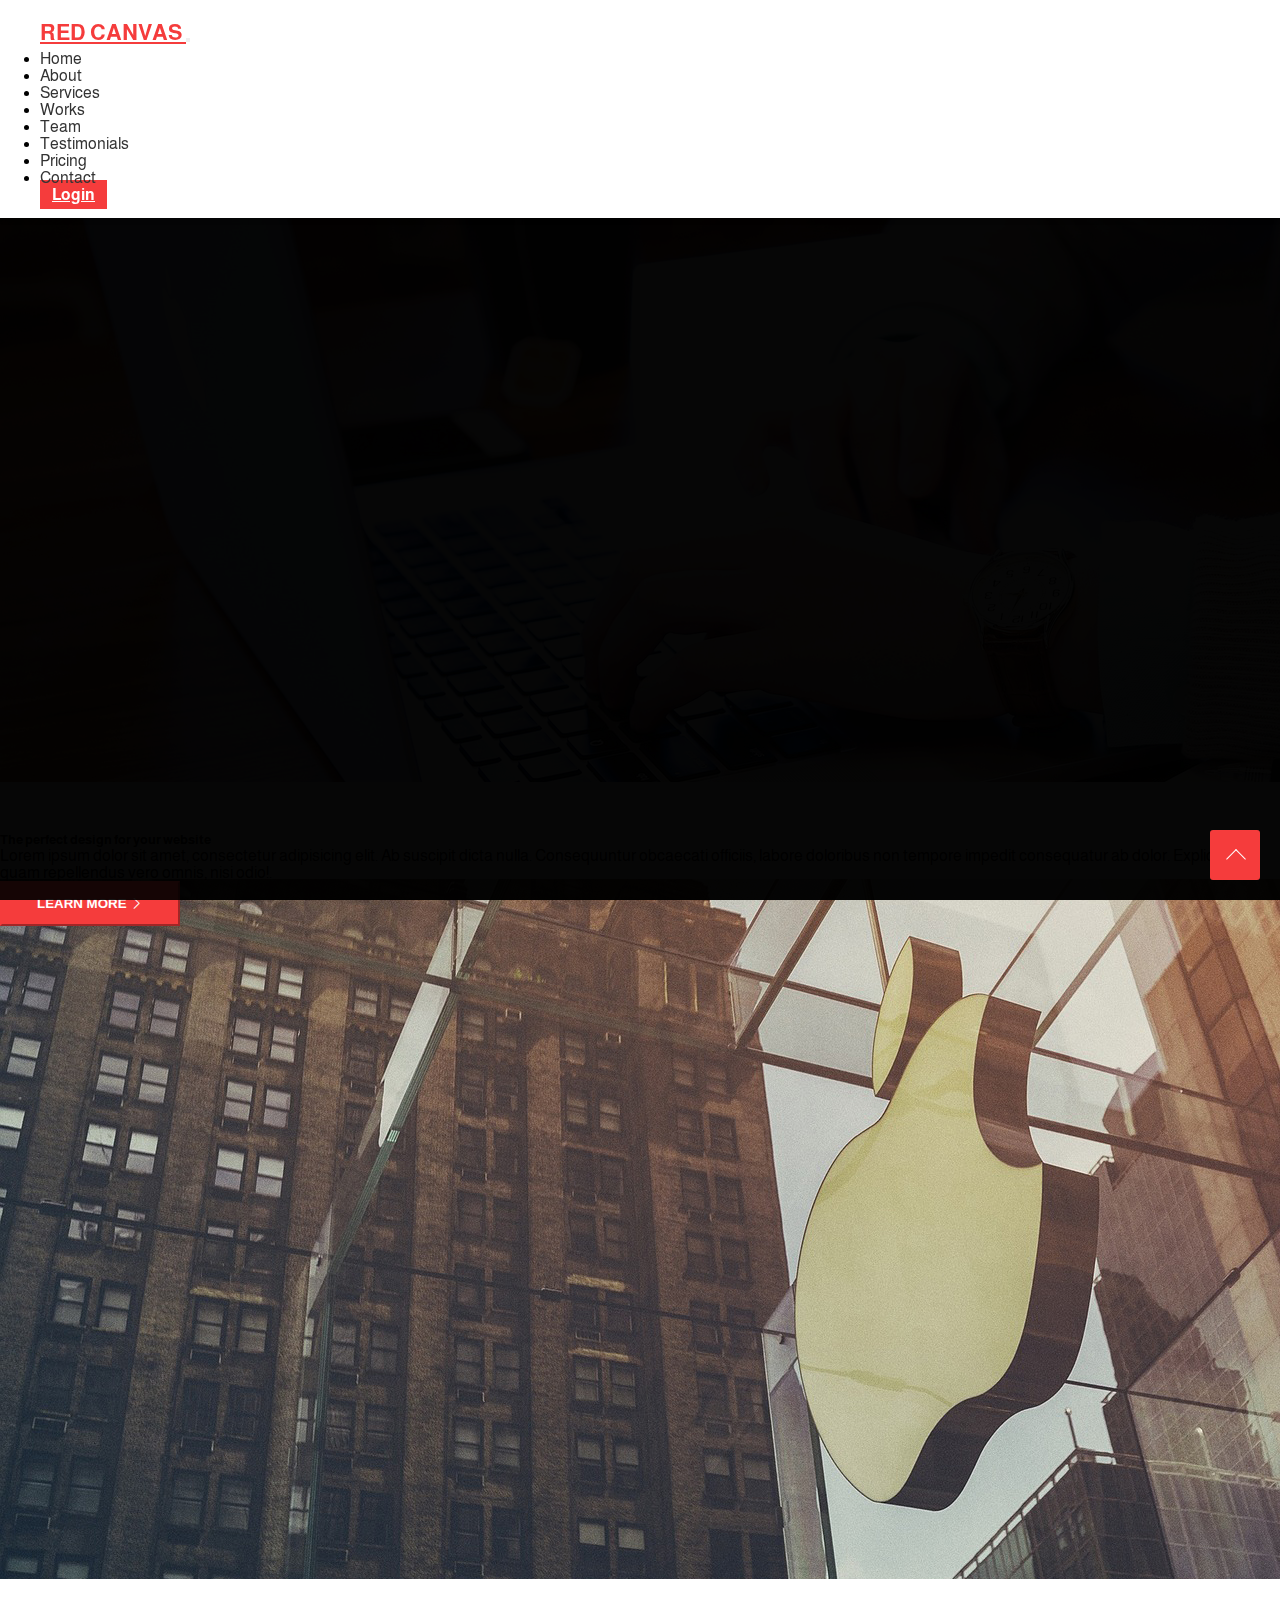
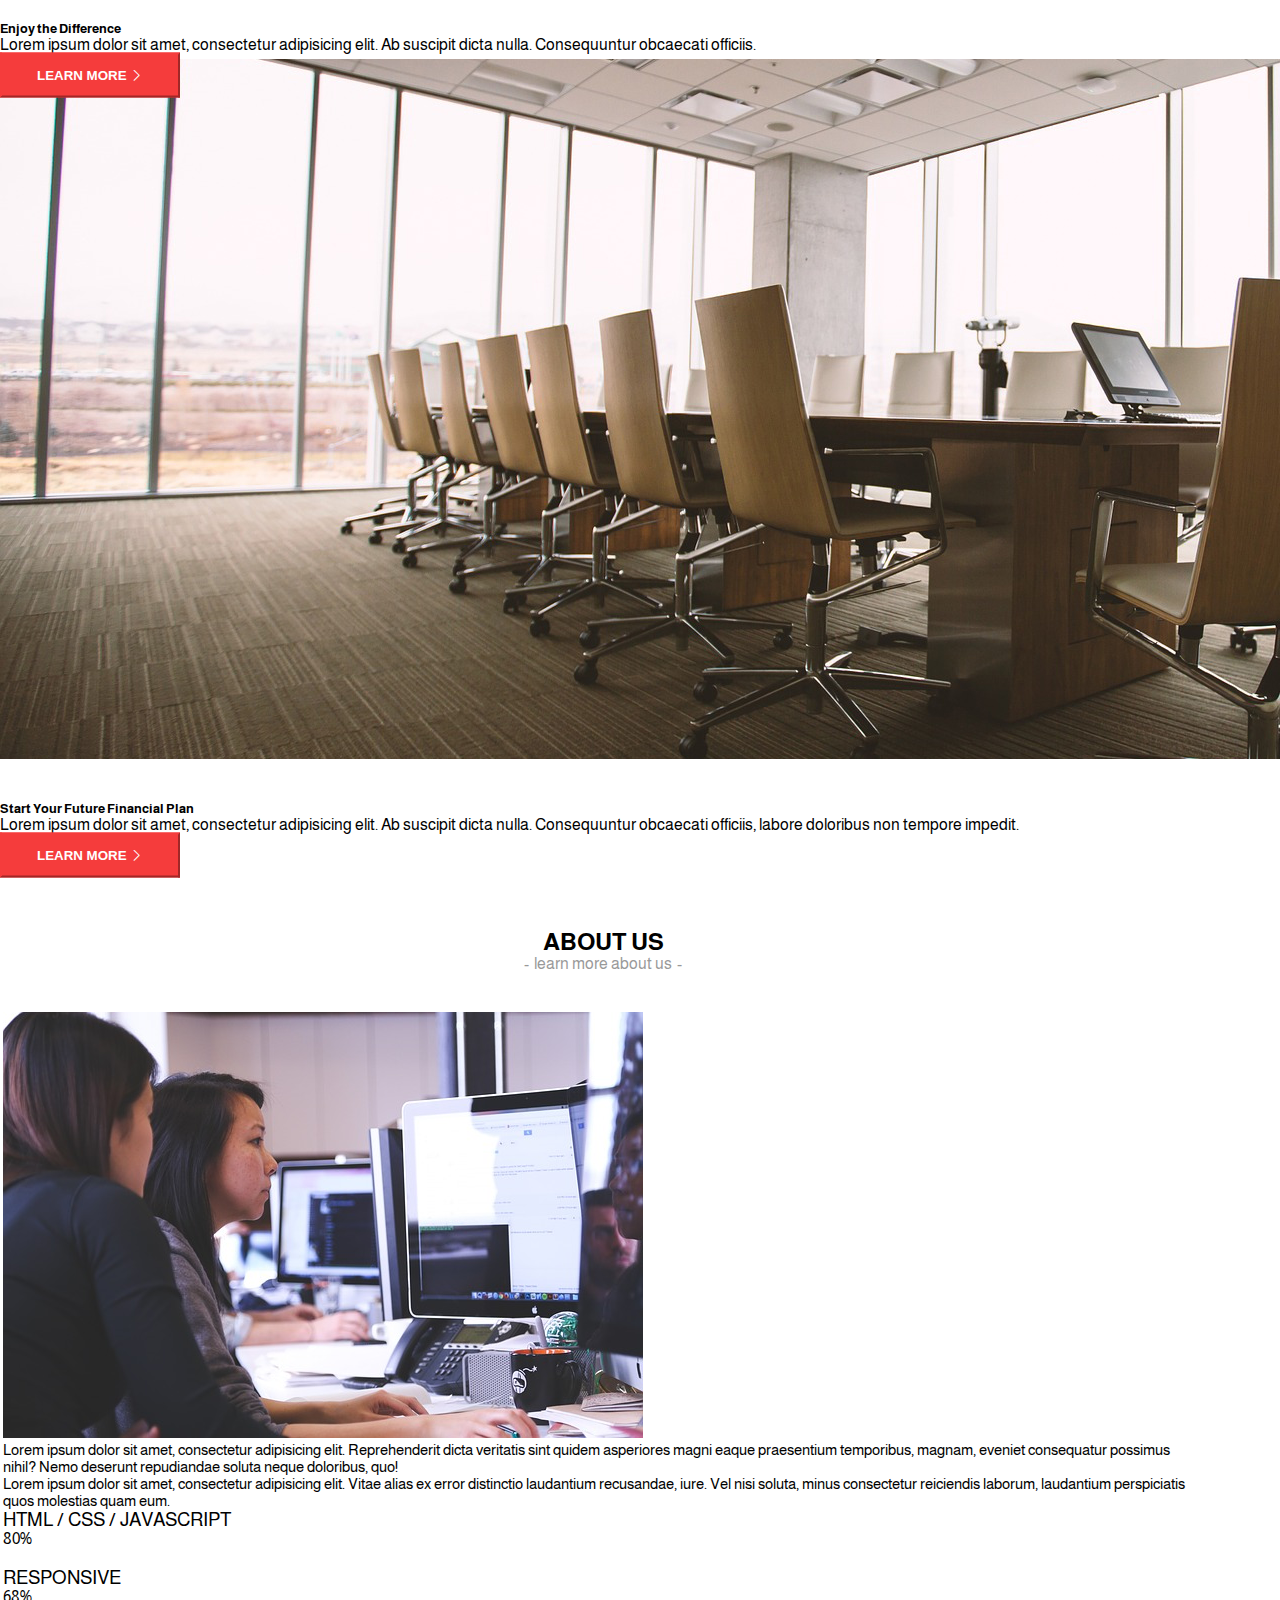
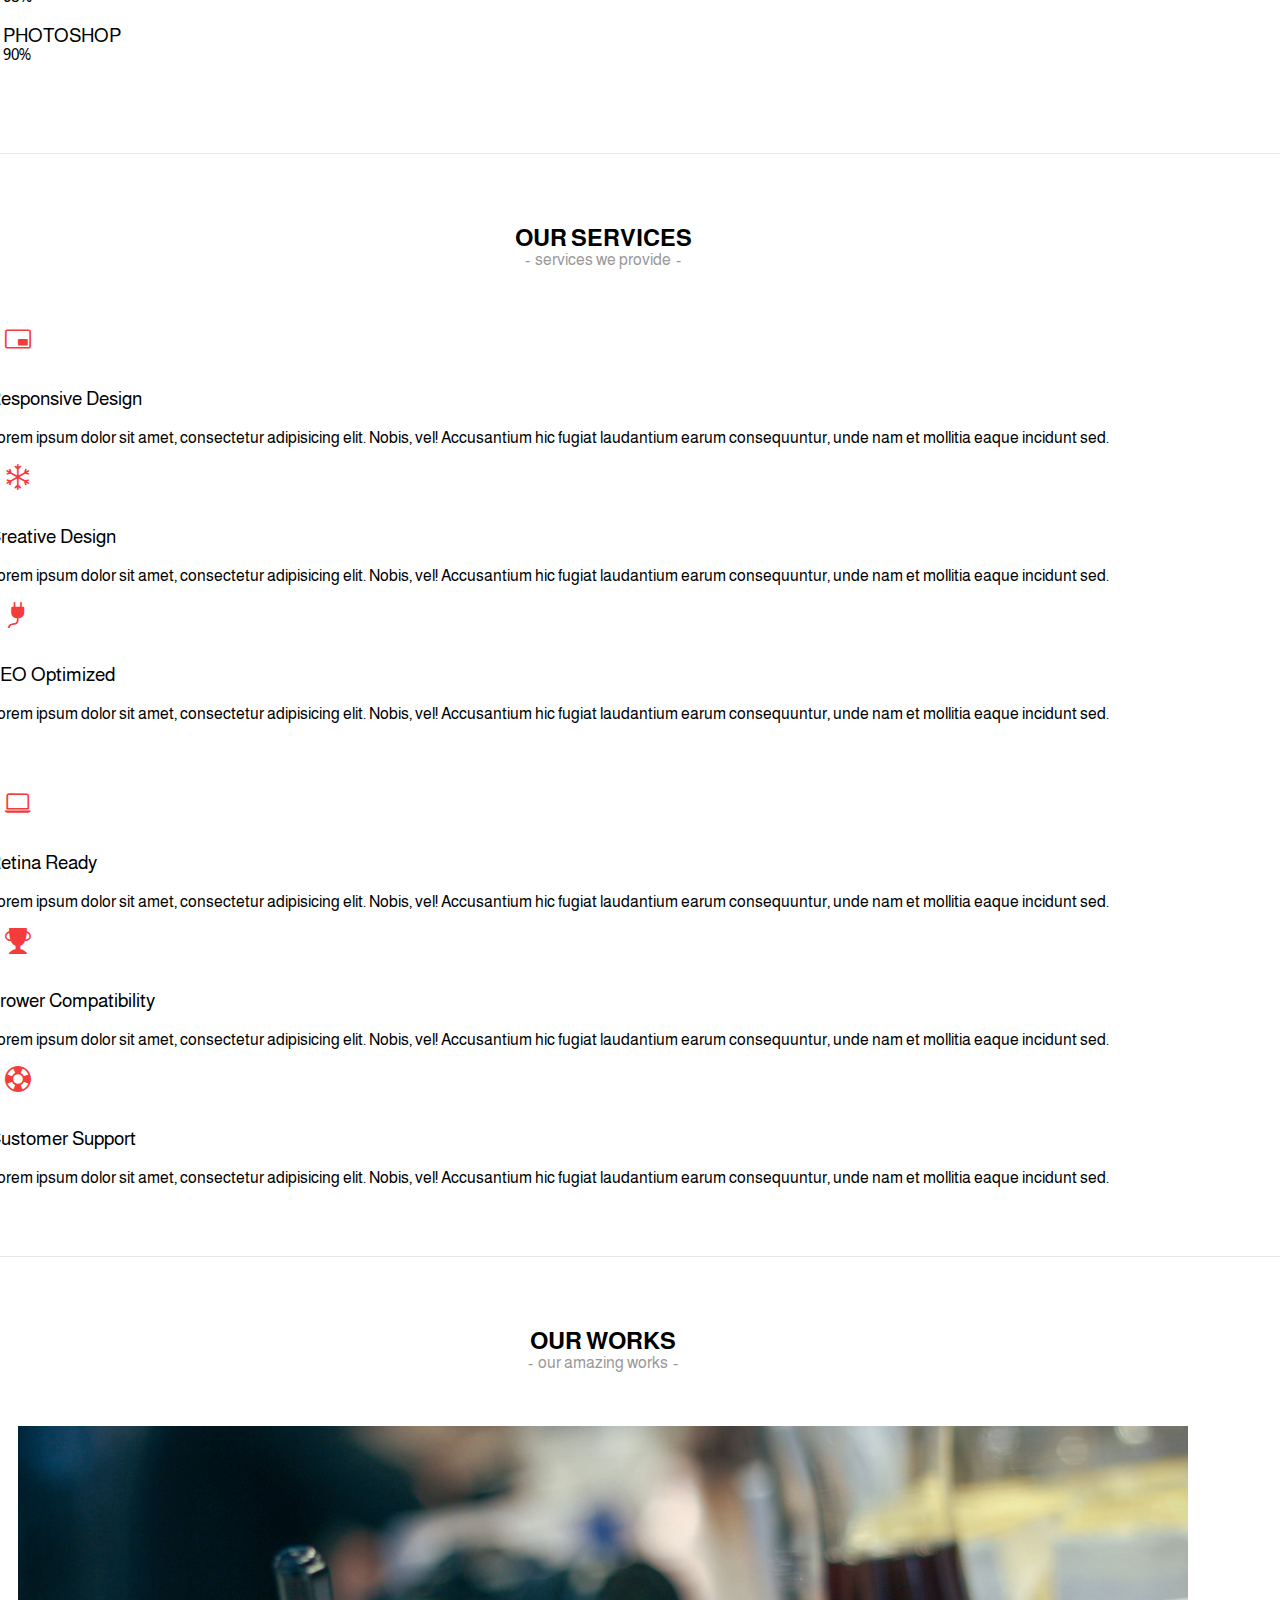
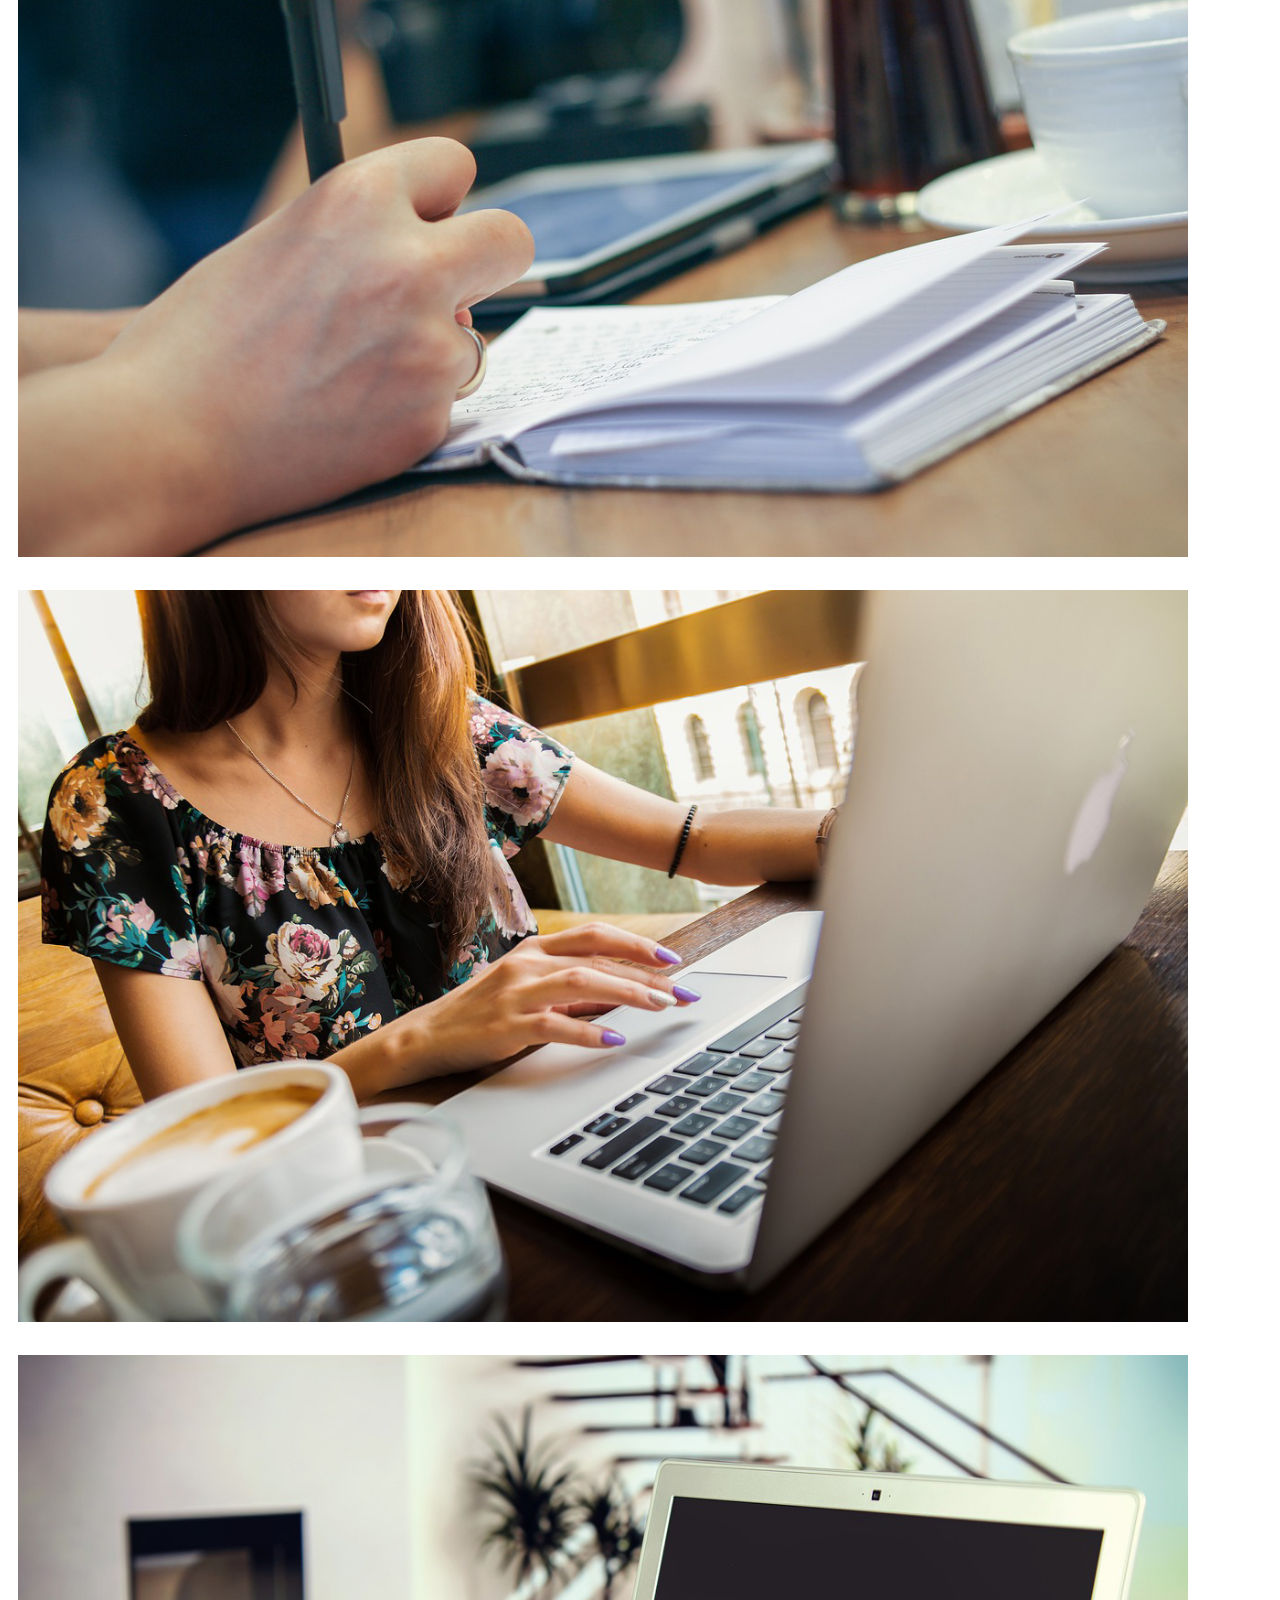
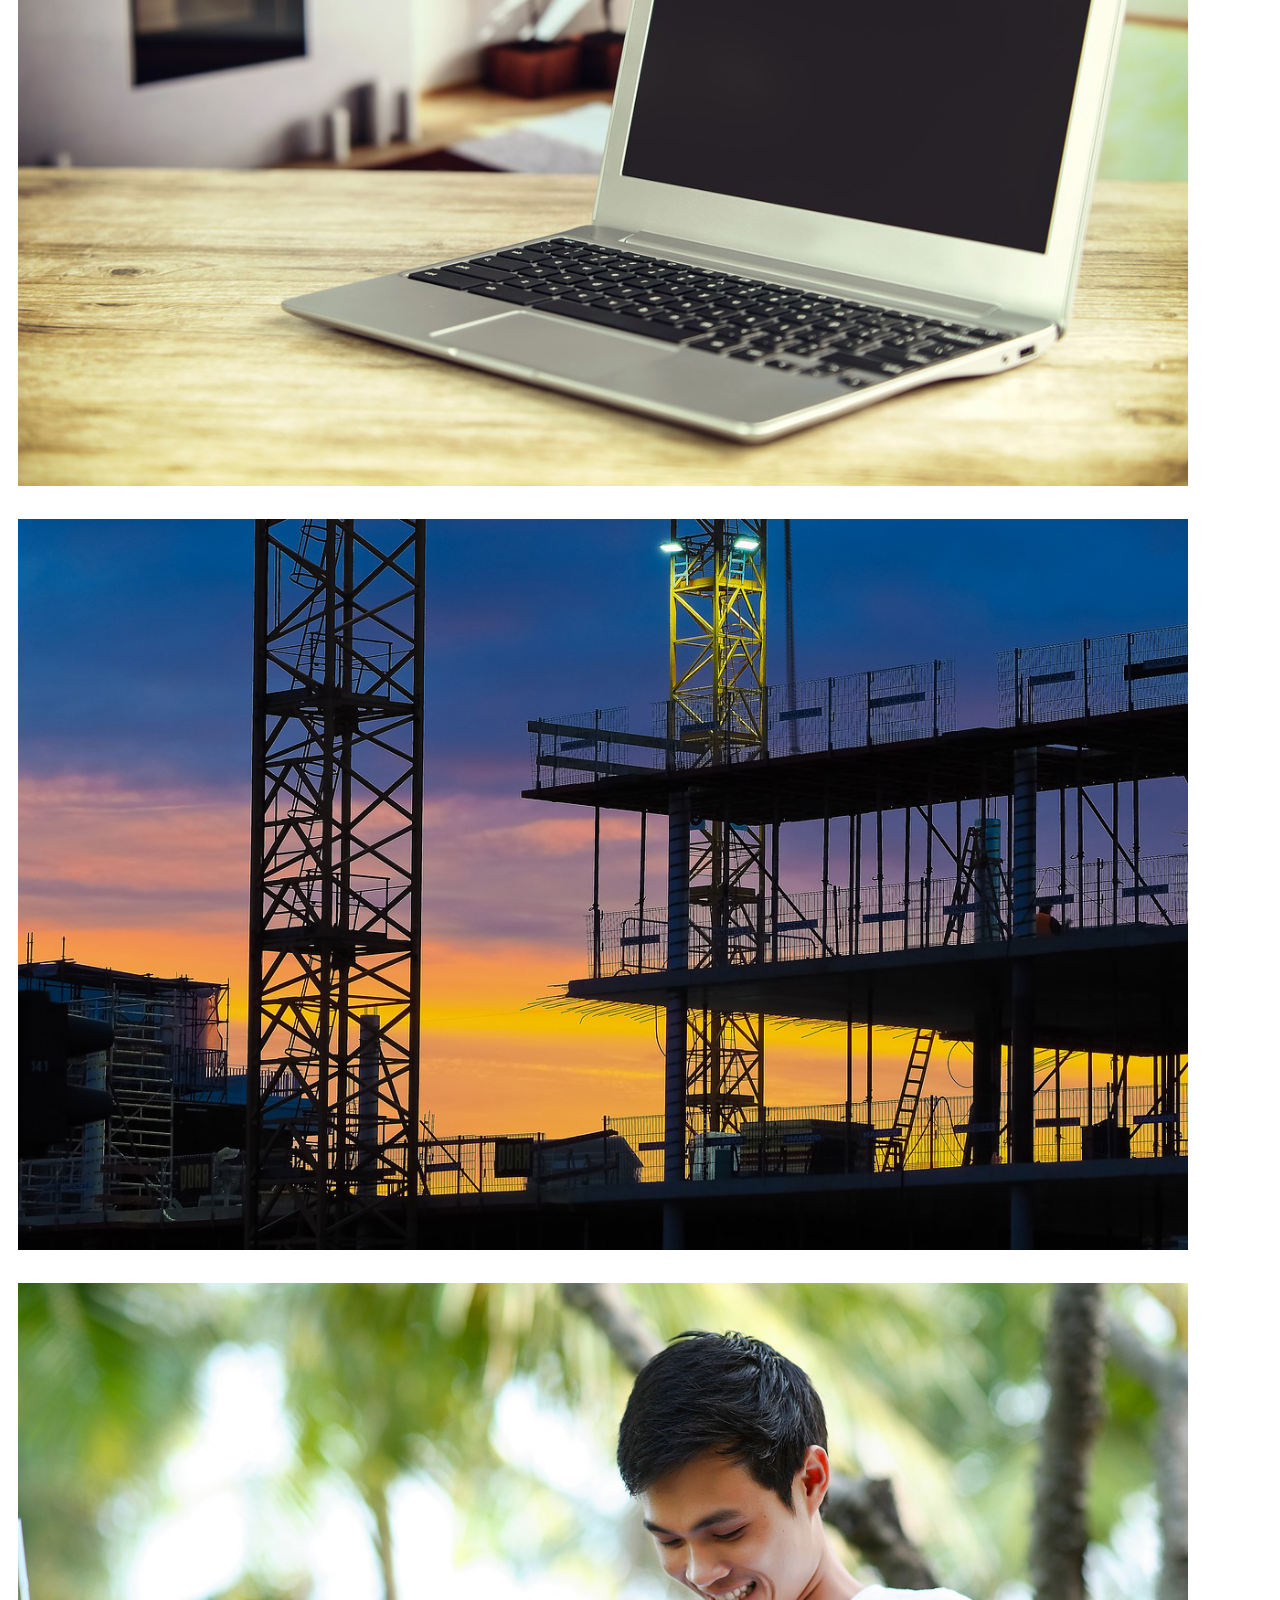
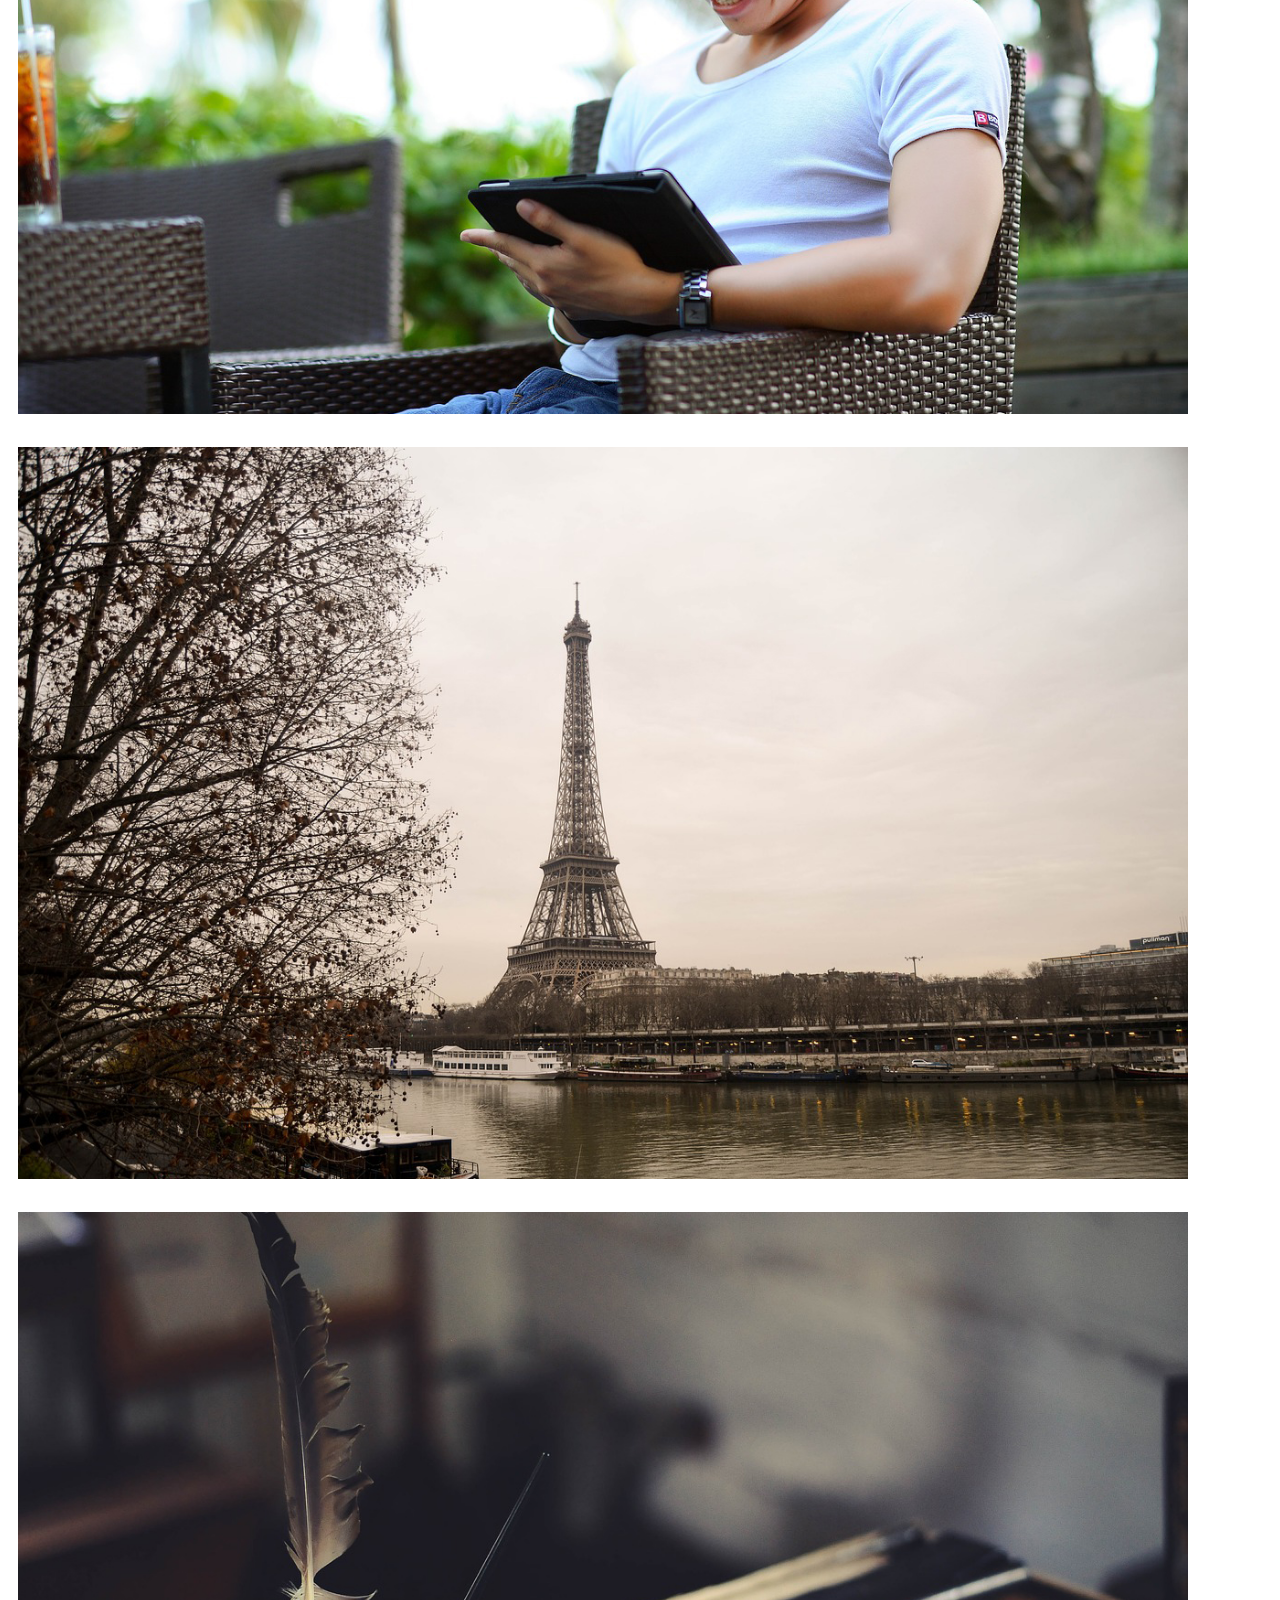
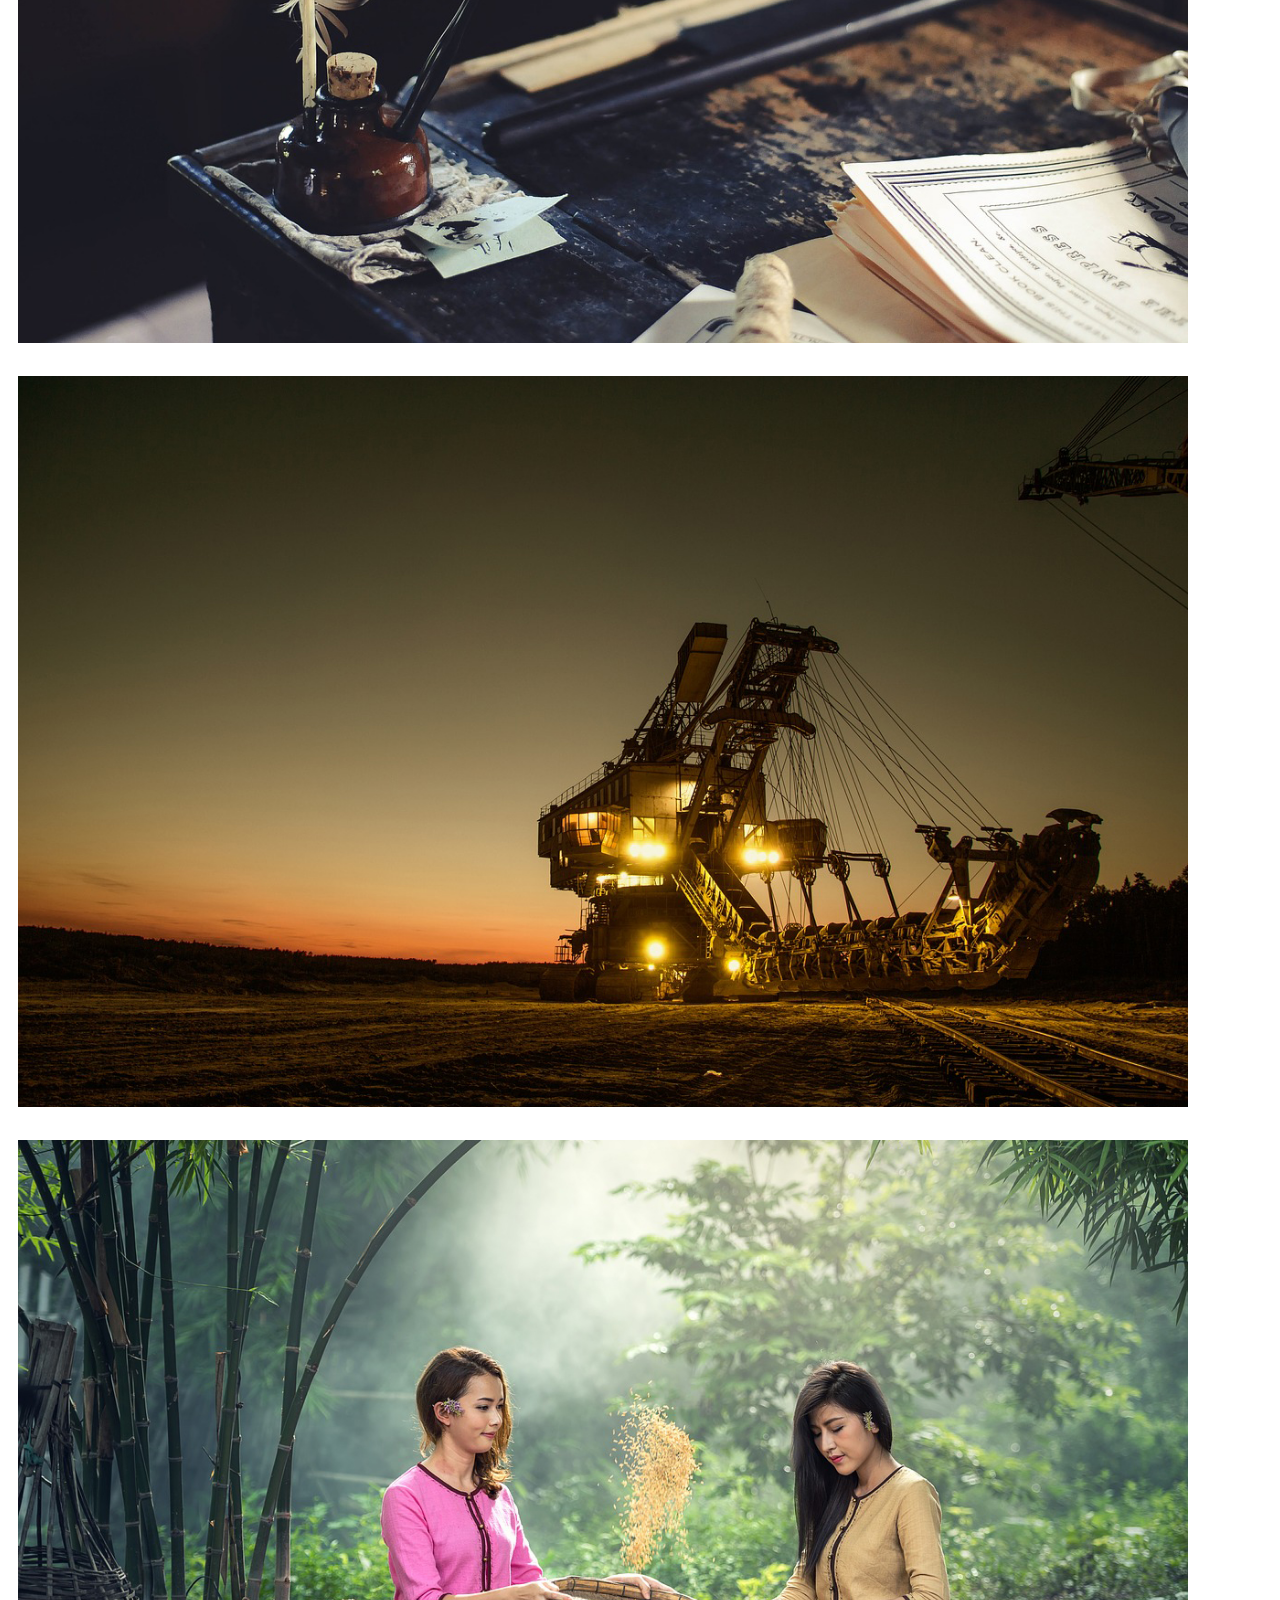
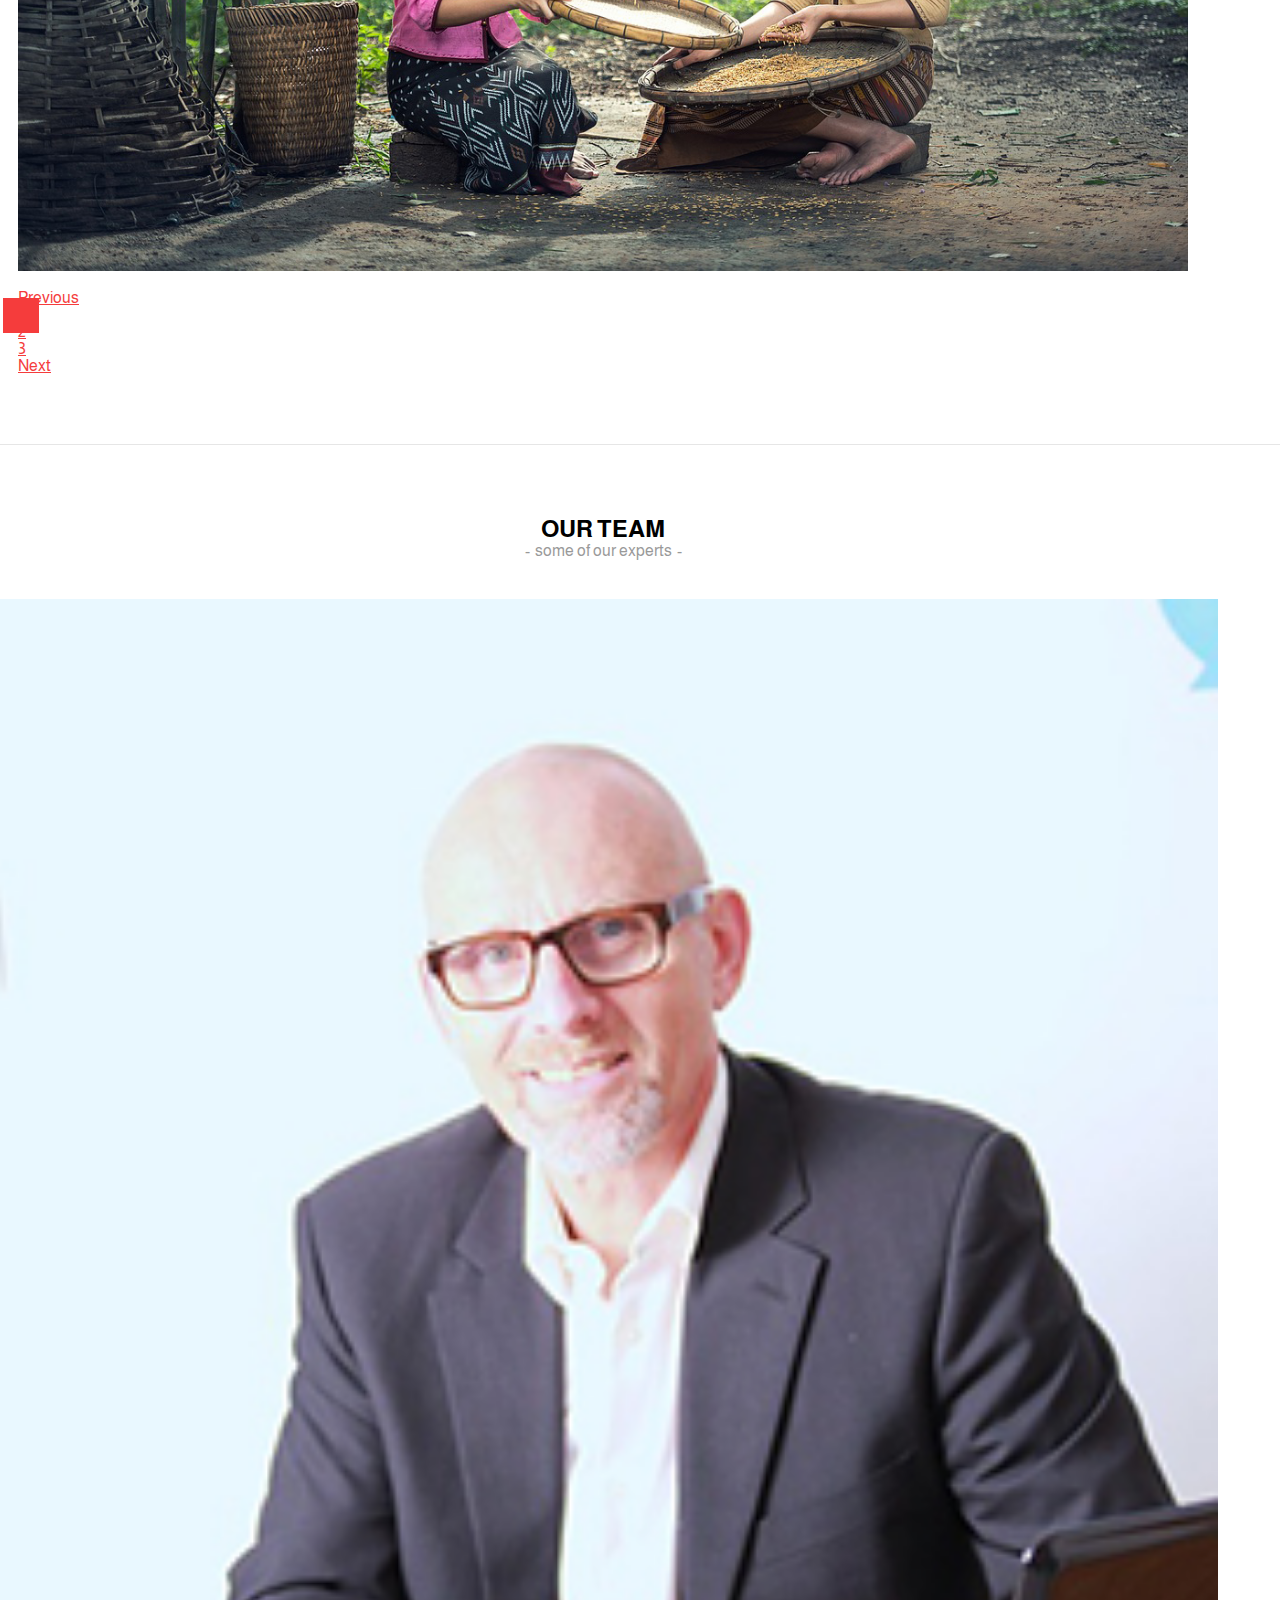
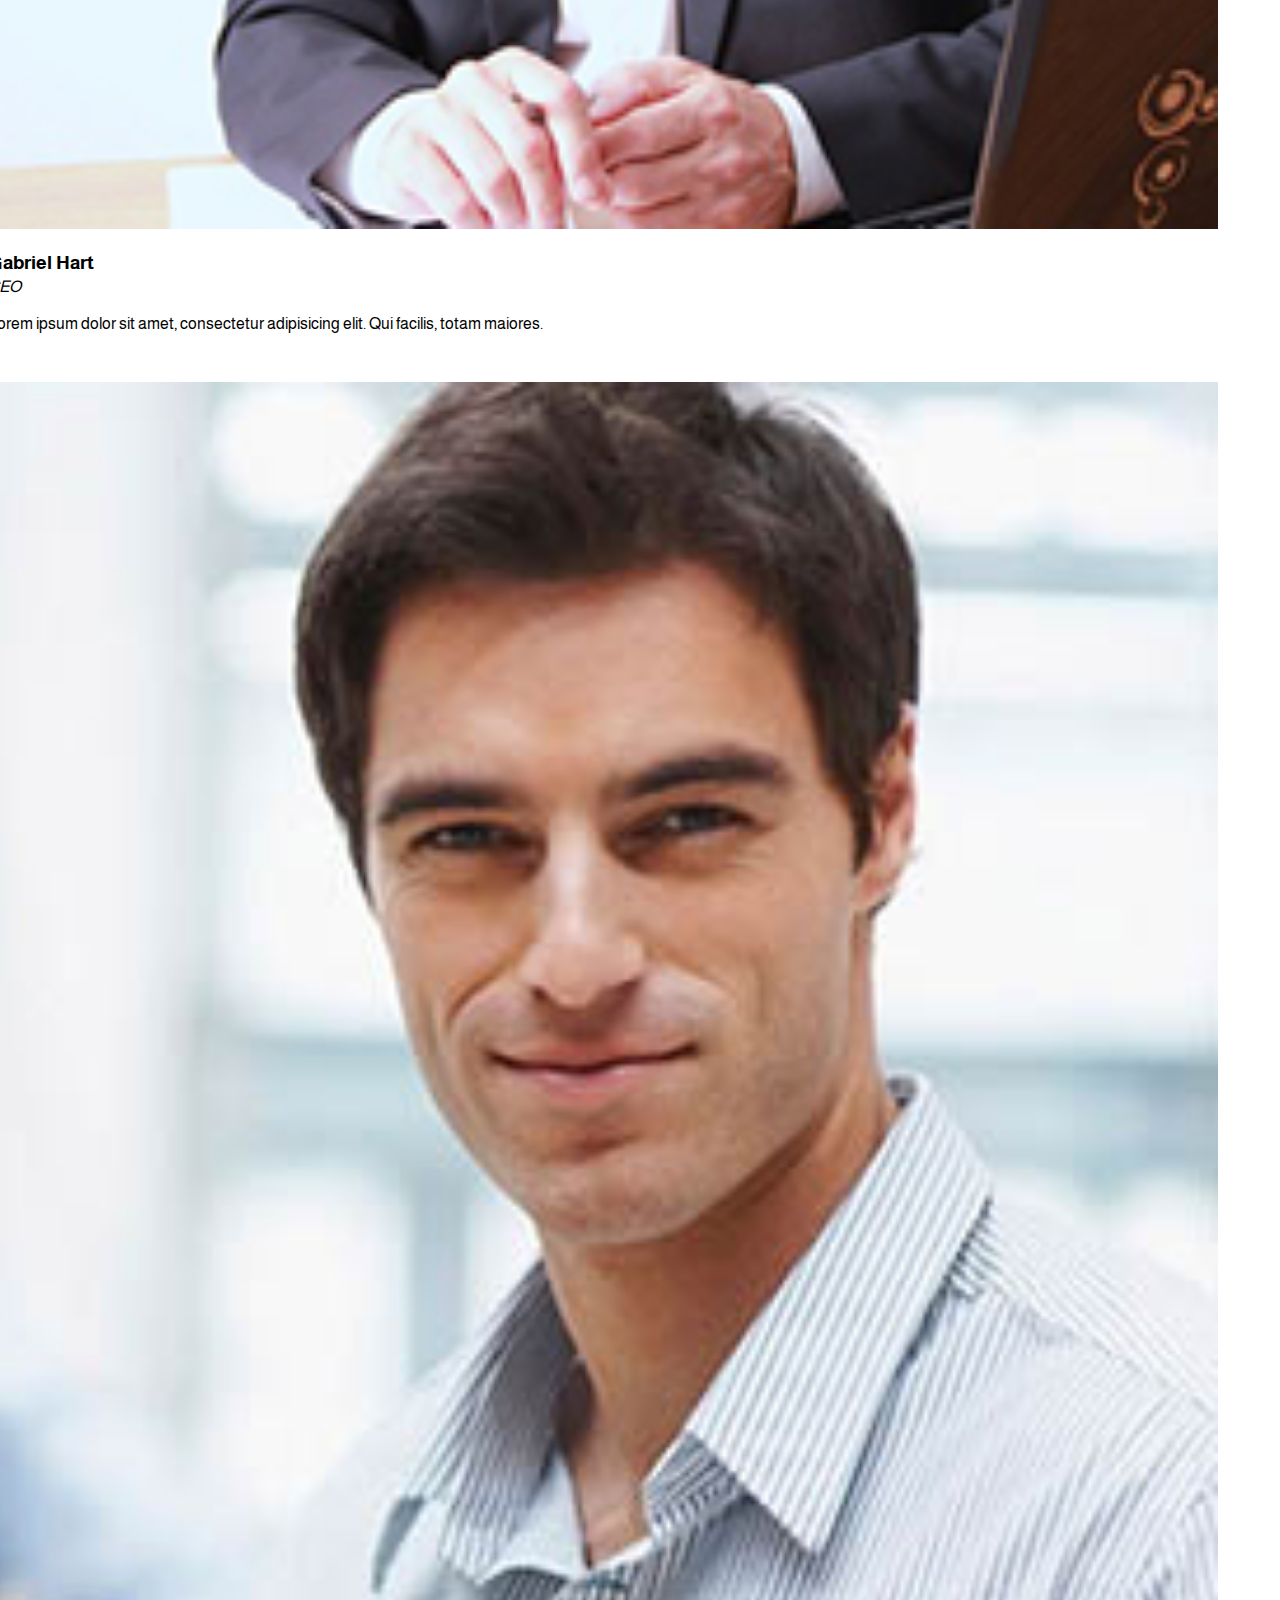
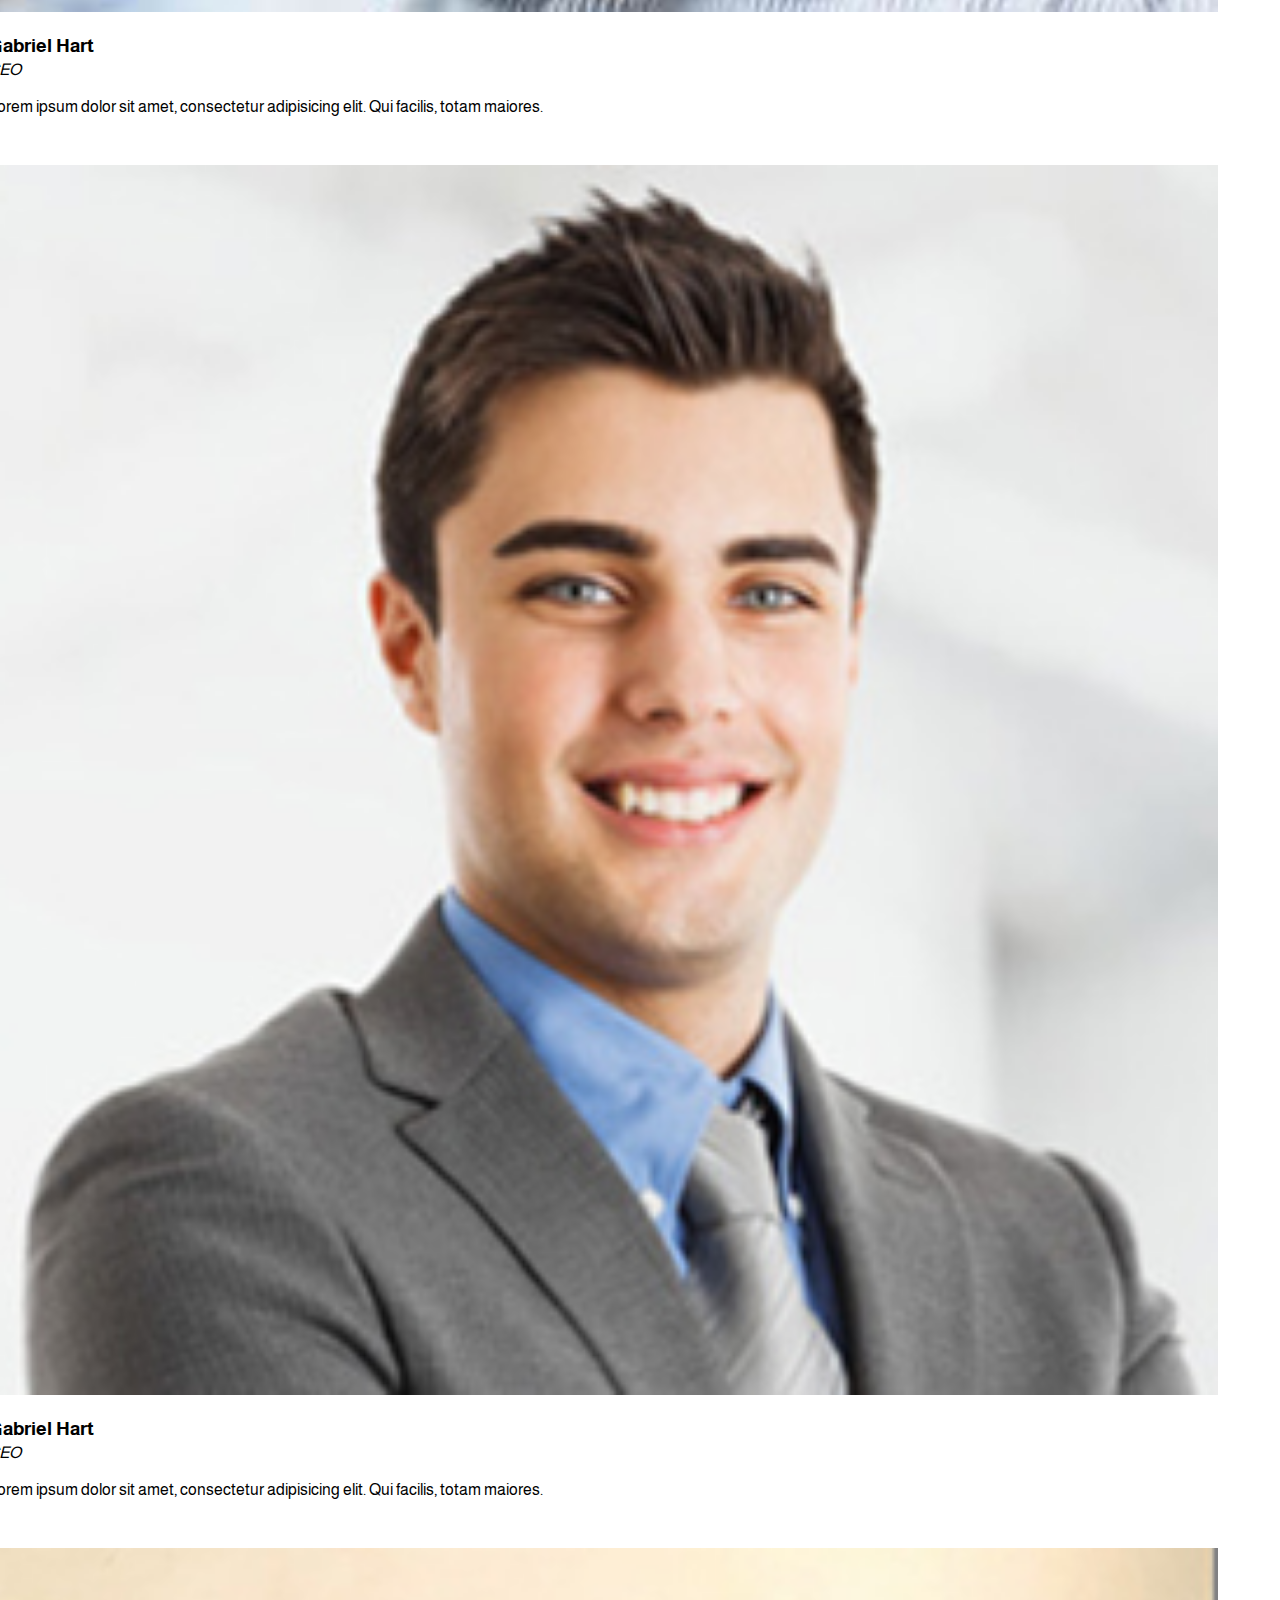
<file: index.html>
<!doctype html>
<html lang="en" style="scroll-behavior: smooth;">

<head>
    <!-- Required meta tags -->
    <meta charset="utf-8">
    <meta name="viewport" content="width=device-width, initial-scale=1">
    <!-- Google Fonts -->
    <link rel="preconnect" href="https://fonts.gstatic.com">
    <link href="https://fonts.googleapis.com/css2?family=Almarai&display=swap" rel="stylesheet">

    <!-- Bootstrap CSS -->
    <link rel="stylesheet" href="https://cdn.jsdelivr.net/npm/bootstrap-icons@1.5.0/font/bootstrap-icons.css">
    <link href="https://cdn.jsdelivr.net/npm/bootstrap@5.0.1/dist/css/bootstrap.min.css" rel="stylesheet"
        integrity="sha384-+0n0xVW2eSR5OomGNYDnhzAbDsOXxcvSN1TPprVMTNDbiYZCxYbOOl7+AMvyTG2x" crossorigin="anonymous">
    <link href="style.css" rel="stylesheet">
    <title>RED Canvas</title>
</head>
<!-- The <span style="font-size: 17px;text-decoration: underline;">Red</span>&lt;/DIV&gt; -->
<!-- WebMates -->
<body >

    <div id="wraper">
        <!-- Header -->
        <header id="header">

            <nav class="navbar navbar-expand-lg navbar-light ">
                <div class="container-fluid">
                    <a class="navbar-brand" href="#"> RED Canvas </a>
                    <button class="navbar-toggler" type="button" data-bs-toggle="collapse" data-bs-target="#navbarNav"
                        aria-controls="navbarNav" aria-expanded="false" aria-label="Toggle navigation">
                        <span class="navbar-toggler-icon"></span>
                    </button>
                    <div class="collapse navbar-collapse" id="navbarNav">
                        <ul class="navbar-nav" id="navigation" style="margin-right: 30px;">
                            <li class="nav-item active"><a class="nav-link" href="#hero">Home</a></li>
                            <li class="nav-item"><a class="nav-link" href="#about">About</a></li>
                            <li class="nav-item"><a class="nav-link" href="#services">Services</a></li>
                            <li class="nav-item"><a class="nav-link" href="#works">Works</a></li>
                            <li class="nav-item"><a class="nav-link" href="#team">Team</a></li>
                            <li class="nav-item"><a class="nav-link" href="#testimonials ">Testimonials</a></li>
                            <li class="nav-item"><a class="nav-link" href="#pricing">Pricing</a></li>
                            <li class="nav-item"><a class="nav-link" href="#contact">Contact</a></li>
                        </ul>
                        <a class="btn login" href="MyLogin.html" role="button">Login</a>
                    </div>
                </div>
            </nav>

        </header>
        <!-- Main Body -->
        <main>
            <!-- Carousel -->
            <section id="hero" class="Carousel-Section">
                <div id="carouselExampleCaptions" class="carousel slide " data-bs-ride="carousel">
                    <div class="carousel-indicators">
                        <button type="button" data-bs-target="#carouselExampleCaptions" data-bs-slide-to="0"
                            class="active" aria-current="true" aria-label="Slide 1"></button>
                        <button type="button" data-bs-target="#carouselExampleCaptions" data-bs-slide-to="1"
                            aria-label="Slide 2"></button>
                        <button type="button" data-bs-target="#carouselExampleCaptions" data-bs-slide-to="2"
                            aria-label="Slide 3"></button>
                    </div>
                    <div class="carousel-inner">
                        <div class="carousel-item  active">
                            <img src="img/img-hero1.jpg" class="d-block w-100" alt="first img">
                            <div class="carousel-caption">
                                <h5>The perfect design for your website</h5>
                                <p class="d-none d-md-block">Lorem ipsum dolor sit amet, consectetur adipisicing elit. Ab suscipit dicta nulla.
                                    Consequuntur obcaecati officiis, labore doloribus non tempore impedit consequatur ab
                                    dolor. Explicabo quam repellendus vero omnis, nisi odio!.</p>
                                <button type="button" class="btn ">Learn more <i
                                        class="bi bi-chevron-right"></i></button>

                            </div>
                        </div>
                        <div class="carousel-item">
                            <img src="img/img-hero2.jpg" class="d-block w-100" alt="second img">
                            <div class="carousel-caption ">
                                <h5>Enjoy the Difference</h5>
                                <p class="d-none d-md-block">Lorem ipsum dolor sit amet, consectetur adipisicing elit. Ab suscipit dicta nulla.
                                    Consequuntur obcaecati officiis.</p>
                                <button type="button" class="btn ">Learn more <i
                                        class="bi bi-chevron-right"></i></button>

                            </div>
                        </div>
                        <div class="carousel-item">
                            <img src="img/img-hero3.jpg" class="d-block w-100" alt="third img">
                            <div class="carousel-caption ">
                                <h5>Start Your Future Financial Plan</h5>
                                <p class="d-none d-md-block">Lorem ipsum dolor sit amet, consectetur adipisicing elit. Ab suscipit dicta nulla.
                                    Consequuntur obcaecati officiis, labore doloribus non tempore impedit.</p>
                                <button type="button" class="btn ">Learn more <i
                                        class="bi bi-chevron-right"></i></button>

                            </div>
                        </div>
                    </div>
                    <button class="carousel-control-prev" type="button" data-bs-target="#carouselExampleCaptions"
                        data-bs-slide="prev">
                        <span class="carousel-control-prev-icon" aria-hidden="true"></span>
                        <span class="visually-hidden">Previous</span>
                    </button>
                    <button class="carousel-control-next" type="button" data-bs-target="#carouselExampleCaptions"
                        data-bs-slide="next">
                        <span class="carousel-control-next-icon" aria-hidden="true"></span>
                        <span class="visually-hidden">Next</span>
                    </button>
                </div>
            </section>
            <!-- About Block -->
            <section class="block about_block" id="about">
                <div class="container-fluid">

                    <div class="title-holder">
                        <h2>ABOUT US</h2>
                        <div class="subtitle">learn more about us</div>
                    </div>
                    <div class="row">
                        <div class="col-sm-6">
                            <img src="img/img1.jpg" alt="About_us_img">
                        </div>
                        <div class="col-sm-6">
                            <p>
                                Lorem ipsum dolor sit amet, consectetur adipisicing elit. Reprehenderit dicta veritatis
                                sint quidem asperiores magni eaque praesentium temporibus, magnam, eveniet consequatur
                                possimus nihil? Nemo deserunt repudiandae soluta neque doloribus, quo!
                            </p>
                            <p> Lorem ipsum dolor sit amet, consectetur adipisicing elit. Vitae alias ex error
                                distinctio laudantium recusandae, iure. Vel nisi soluta, minus consectetur reiciendis
                                laborum, laudantium perspiciatis quos molestias quam eum.
                            </p>
                            <div class="progress-block">
                                <h5>HTML / CSS / JAVASCRIPT</h5>
                                <div class="progress">
                                    <div class="progress-bar bg-danger" role="progressbar" style="width: 80%"
                                        aria-valuenow="80" aria-valuemin="0" aria-valuemax="100">80%</div>
                                </div>
                            </div>
                            <div class="progress-block">
                                <h5>RESPONSIVE</h5>
                                <div class="progress">
                                    <div class="progress-bar bg-danger" role="progressbar" style="width: 68%"
                                        aria-valuenow="68" aria-valuemin="0" aria-valuemax="100">68%</div>
                                </div>
                            </div>
                            <div class="progress-block">
                                <h5>PHOTOSHOP</h5>
                                <div class="progress">
                                    <div class="progress-bar bg-danger" role="progressbar" style="width: 90%"
                                        aria-valuenow="90" aria-valuemin="0" aria-valuemax="100">90%</div>
                                </div>
                            </div>
                        </div>
                    </div>
                </div>
            </section>
            <!-- Services Block -->
            <section class="block services_block" id="services">
                <div class="container-fluid">
                    <div class="title-holder">
                        <h2>OUR SERVICES</h2>
                        <div class="subtitle">services we provide</div>
                    </div>
                    <div class="row first_row">
                        <div class="col-sm-4 holder">
                            <div class="icon">
                                <i class="bi bi-pip "></i>
                            </div>
                            <h3>
                                Responsive Design
                            </h3>
                            <p>Lorem ipsum dolor sit amet, consectetur adipisicing elit. Nobis, vel! Accusantium hic
                                fugiat laudantium earum consequuntur, unde nam et mollitia eaque incidunt sed.
                            </p>
                        </div>
                        <div class="col-sm-4 holder">
                            <div class="icon">
                                <i class="bi bi-snow"></i>
                            </div>
                            <h3>
                                Creative Design
                            </h3>
                            <p>Lorem ipsum dolor sit amet, consectetur adipisicing elit. Nobis, vel! Accusantium hic
                                fugiat laudantium earum consequuntur, unde nam et mollitia eaque incidunt sed.
                            </p>
                        </div>
                        <div class="col-sm-4 holder">
                            <div class="icon">
                                <i class="bi bi-plug-fill"></i>
                            </div>
                            <h3>
                                SEO Optimized
                            </h3>
                            <p>Lorem ipsum dolor sit amet, consectetur adipisicing elit. Nobis, vel! Accusantium hic
                                fugiat laudantium earum consequuntur, unde nam et mollitia eaque incidunt sed.
                            </p>
                        </div>

                    </div>
                    <div class="row last_row">
                        <div class="col-sm-4 holder">
                            <div class="icon">
                                <i class="bi bi-laptop"></i>
                            </div>
                            <h3>
                                Retina Ready
                            </h3>
                            <p>Lorem ipsum dolor sit amet, consectetur adipisicing elit. Nobis, vel! Accusantium hic
                                fugiat laudantium earum consequuntur, unde nam et mollitia eaque incidunt sed.
                            </p>
                        </div>
                        <div class="col-sm-4 holder">
                            <div class="icon">
                                <i class="bi bi-trophy-fill"></i>
                            </div>
                            <h3>
                                Brower Compatibility
                            </h3>
                            <p>Lorem ipsum dolor sit amet, consectetur adipisicing elit. Nobis, vel! Accusantium hic
                                fugiat laudantium earum consequuntur, unde nam et mollitia eaque incidunt sed.
                            </p>
                        </div>
                        <div class="col-sm-4 holder">
                            <div class="icon">
                                <i class="bi bi-life-preserver"></i>
                            </div>
                            <h3>
                                Customer Support
                            </h3>
                            <p>Lorem ipsum dolor sit amet, consectetur adipisicing elit. Nobis, vel! Accusantium hic
                                fugiat laudantium earum consequuntur, unde nam et mollitia eaque incidunt sed.
                            </p>
                        </div>

                    </div>

                </div>
            </section>
            <!-- Works Block -->
            <section class="block works_block" id="works">
                <div class="container-fluid">
                    <div class="row title-holder">
                        <h2 class="col-12">OUR WORKS</h2>
                        <div class="subtitle col-12">our amazing works</div>
                    </div>
                    <!-- <div> -->
                    <div class="row row-cols-1 row-cols-sm-1 row-cols-md-2 row-cols-lg-3 portfoliolist">
                        <div class="col">
                            <div class="container">
                                <img src="img/service-img2.jpg" alt="Avatar" class="image">
                                <div class="overlay">
                                    <h4 class="text">Lonly Path</h4>
                                    <p class="sub-text">Web Desigen</p>
                                </div>
                            </div>
                        </div>
                        <div class="col">
                            <div class="container">
                                <img src="img/service-img3.jpg" alt="Avatar" class="image">
                                <div class="overlay">
                                    <h4 class="text">Photographer Pro.</h4>
                                    <p class="sub-text">Photography</p>
                                </div>
                            </div>
                        </div>
                        <div class="col">
                            <div class="container">
                                <img src="img/service-img4.jpg" alt="Avatar" class="image">
                                <div class="overlay">
                                    <h4 class="text">The Difference</h4>
                                    <p class="sub-text">Web desigen</p>
                                </div>
                            </div>
                        </div>
                        <div class="col">
                            <div class="container">
                                <img src="img/service-img5.jpg" alt="Avatar" class="image">
                                <div class="overlay">
                                    <h4 class="text">Stratton Oakmont,INC</h4>
                                    <p class="sub-text">Real State</p>
                                </div>
                            </div>
                        </div>
                        <div class="col">
                            <div class="container">
                                <img src="img/service-img6.jpg" alt="Avatar" class="image">
                                <div class="overlay">
                                    <h4 class="text">CO. & CO.</h4>
                                    <p class="sub-text">Web desigen</p>
                                </div>
                            </div>
                        </div>
                        <div class="col">
                            <div class="container">
                                <img src="img/service-img7.jpg" alt="Avatar" class="image">
                                <div class="overlay">
                                    <h4 class="text">Future Furn.</h4>
                                    <p class="sub-text">Photography</p>
                                </div>
                            </div>
                        </div>
                        <div class="col">
                            <div class="container">
                                <img src="img/service-img8.jpg" alt="Avatar" class="image">
                                <div class="overlay">
                                    <h4 class="text">Lonly Path</h4>
                                    <p class="sub-text">Web desigen</p>
                                </div>
                            </div>
                        </div>
                        <div class="col">
                            <div class="container">
                                <img src="img/service-img9.jpg" alt="Avatar" class="image">
                                <div class="overlay">
                                    <h4 class="text">Lonly Path</h4>
                                    <p class="sub-text">Web desigen</p>
                                </div>
                            </div>
                        </div>
                        <div class="col d-md-none d-lg-block">
                            <div class="container">
                                <img src="img/service-img10.jpg" alt="Avatar" class="image">
                                <div class="overlay">
                                    <h4 class="text">Lonly Path</h4>
                                    <p class="sub-text">Web desigen</p>
                                </div>
                            </div>
                        </div>
                    </div>

                    <nav class="row" aria-label="Page navigation">
                        <ul class="pagination justify-content-center mt-3 col">
                            <li class="page-item disabled">
                                <a class="page-link" href="#" tabindex="-1" aria-disabled="true">Previous</a>
                            </li>
                            <li class="page-item active"><a class="page-link" href="#">1</a></li>
                            <li class="page-item"><a class="page-link" href="#">2</a></li>
                            <li class="page-item"><a class="page-link" href="#">3</a></li>
                            <li class="page-item">
                                <a class="page-link" href="#">Next</a>
                            </li>
                        </ul>
                    </nav>

                    <!-- </div> -->
                </div>

            </section>
            <!-- Team Block -->
            <section class="block team_block" id="team">
                <div class="container-fluid">
                    <div class="title-holder">
                        <h2>OUR TEAM</h2>
                        <div class="subtitle">some of our experts</div>
                    </div>
                    <div class="row row-cols-1 row-cols-sm-1 row-cols-md-2 row-cols-lg-4">
                        <div class="col f-col">
                            <div class="image">
                                <img src="img/team1.jpg" alt="team">
                                <div class="overlay">
                                    <div class="socials">
                                        <ul>
                                            <li><a href="#"><i class="bi bi-facebook" style="font-size: 21px"></i></a>
                                            </li>
                                            <li><a href="#"><i class="bi bi-twitter" style="font-size: 20px;"></i></a>
                                            </li>
                                            <li><a href="#"><i class="bi bi-linkedin" style="font-size: 21px"></i></a>
                                            </li>
                                        </ul>
                                    </div>
                                </div>
                            </div>
                            <div class="content">
                                <h3>Gabriel Hart</h3>
                                <span class="designation">CEO</span>
                                <p>Lorem ipsum dolor sit amet, consectetur adipisicing elit. Qui facilis, totam maiores.
                                </p>
                            </div>
                        </div>
                        <div class="col f-col">
                            <div class="image">
                                <img src="img/team2.jpg" alt="team">
                                <div class="overlay">
                                    <div class="socials">
                                        <ul>
                                            <li><a href="#"><i class="bi bi-facebook" style="font-size: 21px"></i></a>
                                            </li>
                                            <li><a href="#"><i class="bi bi-twitter" style="font-size: 20px"></i></a>
                                            </li>
                                            <li><a href="#"><i class="bi bi-linkedin" style="font-size: 21px"></i></a>
                                            </li>
                                        </ul>
                                    </div>
                                </div>
                            </div>
                            <div class="content">
                                <h3>Gabriel Hart</h3>
                                <span class="designation">CEO</span>
                                <p>Lorem ipsum dolor sit amet, consectetur adipisicing elit. Qui facilis, totam maiores.
                                </p>
                            </div>
                        </div>
                        <div class="col f-col">
                            <div class="image">
                                <img src="img/team4.jpg" alt="team">
                                <div class="overlay">
                                    <div class="socials">
                                        <ul>
                                            <li><a href="#"><i class="bi bi-facebook" style="font-size: 21px"></i></a>
                                            </li>
                                            <li><a href="#"><i class="bi bi-twitter" style="font-size: 20px"></i></a>
                                            </li>
                                            <li><a href="#"><i class="bi bi-linkedin" style="font-size: 21px"></i></a>
                                            </li>
                                        </ul>
                                    </div>
                                </div>
                            </div>
                            <div class="content">
                                <h3>Gabriel Hart</h3>
                                <span class="designation">CEO</span>
                                <p>Lorem ipsum dolor sit amet, consectetur adipisicing elit. Qui facilis, totam maiores.
                                </p>
                            </div>
                        </div>
                        <div class="col f-col">
                            <div class="image">
                                <img src="img/team5.jpg" alt="team">
                                <div class="overlay">
                                    <div class="socials">
                                        <ul>
                                            <li><a href="#"><i class="bi bi-facebook" style="font-size: 21px"></i></a>
                                            </li>
                                            <li><a href="#"><i class="bi bi-twitter" style="font-size: 20px"></i></a>
                                            </li>
                                            <li><a href="#"><i class="bi bi-linkedin" style="font-size: 21px"></i></a>
                                            </li>
                                        </ul>
                                    </div>
                                </div>
                            </div>
                            <div class="content">
                                <h3>Gabriel Hart</h3>
                                <span class="designation">CEO</span>
                                <p>Lorem ipsum dolor sit amet, consectetur adipisicing elit. Qui facilis, totam maiores.
                                </p>
                            </div>
                        </div>
                        <div class="col">
                            <div class="image">
                                <img src="img/team6.jpg" alt="team">
                                <div class="overlay">
                                    <div class="socials">
                                        <ul>
                                            <li><a href="#"><i class="bi bi-facebook" style="font-size: 21px"></i></a>
                                            </li>
                                            <li><a href="#"><i class="bi bi-twitter" style="font-size: 20px;"></i></a>
                                            </li>
                                            <li><a href="#"><i class="bi bi-linkedin" style="font-size: 21px"></i></a>
                                            </li>
                                        </ul>
                                    </div>
                                </div>
                            </div>
                            <div class="content">
                                <h3>Gabriel Hart</h3>
                                <span class="designation">CEO</span>
                                <p>Lorem ipsum dolor sit amet, consectetur adipisicing elit. Qui facilis, totam maiores.
                                </p>
                            </div>
                        </div>
                        <div class="col">
                            <div class="image">
                                <img src="img/team7.jpg" alt="team">
                                <div class="overlay">
                                    <div class="socials">
                                        <ul>
                                            <li><a href="#"><i class="bi bi-facebook" style="font-size: 21px"></i></a>
                                            </li>
                                            <li><a href="#"><i class="bi bi-twitter" style="font-size: 20px;"></i></a>
                                            </li>
                                            <li><a href="#"><i class="bi bi-linkedin" style="font-size: 21px"></i></a>
                                            </li>
                                        </ul>
                                    </div>
                                </div>
                            </div>
                            <div class="content">
                                <h3>Gabriel Hart</h3>
                                <span class="designation">CEO</span>
                                <p>Lorem ipsum dolor sit amet, consectetur adipisicing elit. Qui facilis, totam maiores.
                                </p>
                            </div>
                        </div>
                        <div class="col">
                            <div class="image">
                                <img src="img/team8.jpg" alt="team">
                                <div class="overlay">
                                    <div class="socials">
                                        <ul>
                                            <li><a href="#"><i class="bi bi-facebook" style="font-size: 21px"></i></a>
                                            </li>
                                            <li><a href="#"><i class="bi bi-twitter" style="font-size: 20px;"></i></a>
                                            </li>
                                            <li><a href="#"><i class="bi bi-linkedin" style="font-size: 21px"></i></a>
                                            </li>
                                        </ul>
                                    </div>
                                </div>
                            </div>
                            <div class="content">
                                <h3>Gabriel Hart</h3>
                                <span class="designation">CEO</span>
                                <p>Lorem ipsum dolor sit amet, consectetur adipisicing elit. Qui facilis, totam maiores.
                                </p>
                            </div>
                        </div>
                        <div class="col">
                            <div class="image">
                                <img src="img/team9.jpg" alt="team">
                                <div class="overlay">
                                    <div class="socials">
                                        <ul>
                                            <li><a href="#"><i class="bi bi-facebook" style="font-size: 21px"></i></a>
                                            </li>
                                            <li><a href="#"><i class="bi bi-twitter" style="font-size: 20px;"></i></a>
                                            </li>
                                            <li><a href="#"><i class="bi bi-linkedin" style="font-size: 21px"></i></a>
                                            </li>
                                        </ul>
                                    </div>
                                </div>
                            </div>
                            <div class="content">
                                <h3>Gabriel Hart</h3>
                                <span class="designation">CEO</span>
                                <p>Lorem ipsum dolor sit amet, consectetur adipisicing elit. Qui facilis, totam maiores.
                                </p>
                            </div>
                        </div>


                    </div>
                </div>

            </section>
            <!-- Testimonials -->
            <section class="testimonials_block" style="background-image: url(img/bg-testimonial.jpg);"
                id="testimonials">
                <div class="container-fluid">
                    <div class="title-holder">
                        <h2>CLIENTS TESTIMONIALS</h2>
                        <div class="subtitle">what clients says about us</div>
                    </div>
                    <div id="mytestimonials" class="carousel slide" data-bs-ride="carousel">
                        <div class="carousel-indicators">
                            <button type="button" data-bs-target="#mytestimonials" data-bs-slide-to="0"
                                class="active carousel-button" aria-current="true" aria-label="Slide 1"></button>
                            <button type="button" data-bs-target="#mytestimonials" data-bs-slide-to="1"
                                aria-label="Slide 2" class="carousel-button"></button>
                            <button type="button" data-bs-target="#mytestimonials" data-bs-slide-to="2"
                                aria-label="Slide 3" class="carousel-button"></button>
                        </div>
                        <div class="carousel-inner">
                            <div class="carousel-item active">
                                <blockquote>
                                    <p>Lorem ipsum dolor sit amet, consectetur adipisicing elit. Laudantium facilis
                                        optio porro omnis alias eaque corporis error est ut, reprehenderit quae
                                        asperiores illum quo voluptates debitis non. Repellat fugit, asperiores?
                                    </p>
                                    <cite>
                                        <span class="name">JOHN WILLS</span>
                                        <span class="designation">Manager</span>
                                    </cite>
                                </blockquote>
                            </div>
                            <div class="carousel-item">
                                <blockquote>
                                    <p>Lorem ipsum dolor sit amet, consectetur adipisicing elit. Laudantium facilis
                                        optio porro omnis alias eaque corporis error est ut, reprehenderit quae
                                        asperiores illum quo voluptates debitis non. Repellat fugit, asperiores?
                                    </p>
                                    <cite>
                                        <span class="name">JASMINE PERRY</span>
                                        <span class="designation">Accountant</span>
                                    </cite>
                                </blockquote>
                            </div>
                            <div class="carousel-item">
                                <blockquote>
                                    <p>Lorem ipsum dolor sit amet, consectetur adipisicing elit. Laudantium facilis
                                        optio porro omnis alias eaque corporis error est ut, reprehenderit quae
                                        asperiores illum quo voluptates debitis non. Repellat fugit, asperiores?
                                    </p>
                                    <cite>
                                        <span class="name">ROCKY JOHNSON</span>
                                        <span class="designation">CEO</span>
                                    </cite>
                                </blockquote>
                            </div>
                        </div>
                    </div>
                </div>
            </section>
            <!-- pricing block -->
            <section class="block pricing_block" id="pricing">
                <div class="container-fluid">
                    <div class="title-holder">
                        <h2>PRICING & PLANS</h2>
                        <div class="subtitle">check our pricing & plans</div>
                    </div>
                    <div class="row">
                        <div class="col-sm-4">
                            <div class="heading">
                                <h3>BASIC</h3>
                                <span class="price">£49</span>
                            </div>
                            <div class="content">
                                <ul class="list-group">
                                    <li class="list-group-item">Wireframing</li>
                                    <li class="list-group-item">Visual Design</li>
                                    <li class="list-group-item">5 pages</li>
                                    <li class="list-group-item">Free Hosting</li>
                                    <li class="list-group-item">Support & Assistance</li>
                                </ul>
                            </div>
                            <div class="btn-holder">
                                <a class="btn btn-primary" href="#" role="button">ORDER NOW</a>
                            </div>
                        </div>
                        <div class="col-sm-4 " id="highlightedBlock">
                            <div class="heading">
                                <h3>PREMIUM</h3>
                                <span class="price">£149</span>
                                <span class="ribbon">POPULAR</span>
                            </div>
                            <div class="content">
                                <ul class="list-group">
                                    <li class="list-group-item">Wireframing</li>
                                    <li class="list-group-item">Visual Design</li>
                                    <li class="list-group-item">15 pages</li>
                                    <li class="list-group-item">Free Hosting</li>
                                    <li class="list-group-item">Support & Assistance</li>
                                </ul>
                            </div>
                            <div class="btn-holder">
                                <a class="btn btn-primary" href="#" role="button">ORDER NOW</a>
                            </div>
                        </div>
                        <div class="col-sm-4">
                            <div class="heading">
                                <h3>ULTIMATE</h3>
                                <span class="price">£349</span>
                            </div>
                            <div class="content">
                                <ul class="list-group">
                                    <li class="list-group-item">Wireframing</li>
                                    <li class="list-group-item">Visual Design</li>
                                    <li class="list-group-item">Unlimited pages</li>
                                    <li class="list-group-item">Free Hosting</li>
                                    <li class="list-group-item">Support & Assistance</li>
                                </ul>
                            </div>
                            <div class="btn-holder">
                                <a class="btn btn-primary" href="#" role="button">ORDER NOW</a>
                            </div>
                        </div>

                    </div>
                </div>

            </section>
            <!-- Contact us -->
            <section class="block contact_block" id="contact">
                <div class="title-holder">
                    <h2>CONTACT US</h2>
                    <div class="subtitle">get connected with us</div>
                </div>
                <div class="container-fluid">
                    <form class="contact-form ">
                        <div class="row">
                            <div class="col-sm-4">
                                <div class="form-group">
                                    <input type="text" class="form-control" id="exampleFormControlInput1"
                                        placeholder="Enter Your Full Name" required>
                                </div>
                            </div>
                            <div class="col-sm-4">
                                <div class="form-group">
                                    <input type="email" class="form-control" id="exampleFormControlInput1"
                                        placeholder="Enter Your Email Address" required>
                                </div>
                            </div>
                            <div class="col-sm-4">
                                <div class="form-group">
                                    <input type="tel" class="form-control" id="exampleFormControlInput1"
                                        placeholder="Enter Your Contact Number" required>
                                </div>
                            </div>
                        </div>
                        <div class="row">
                            <div class="col-sm-12">
                                <div class="form-group">
                                    <textarea class="form-control" id="exampleFormControlTextarea1"
                                        placeholder="Enter Your Message" rows="3" required></textarea>
                                </div>
                            </div>
                        </div>
                        <div class="btn-holder">
                            <button type="submit" class="btn btn-primary">SUBMIT</button>
                        </div>
                    </form>
                </div>
                <div class="google-map">
                    <iframe
                        src="https://www.google.com/maps/embed?pb=!1m14!1m12!1m3!1d1055.0828987840225!2d31.184129009038514!3d27.19208290793712!2m3!1f0!2f0!3f0!3m2!1i1024!2i768!4f13.1!5e0!3m2!1sen!2seg!4v1622910772168!5m2!1sen!2seg"
                        width="600" height="450" style="border:0;" allowfullscreen="" loading="lazy"></iframe>
                </div>
                <div class="container-fluid">
                    <div class="contact-info">
                        <ul>
                            <li>hello@domain.com<i class="bi bi-envelope-fill"></i></li>
                            <li>000-000-0000<i class="bi bi-headset"></i></li>
                            <li>London, United Kingdom<i class="bi bi-geo-alt-fill"></i></li>
                        </ul>
                    </div>
                </div>
            </section>
        </main>
        <!-- Footer -->
        <footer id="footer">
            <div class="container-fluid">
                <div class="copyright">&copy; 2021 RED Canvas. All Right Reserved.</div>
                <div class="socials">
                    <ul>
                        <li><a href="#"><i class="bi bi-facebook" style="font-size: 21px"></i></a></li>
                        <li><a href="#"><i class="bi bi-twitter" style="font-size: 20px"></i></a></li>
                        <li><a href="#"><i class="bi bi-linkedin" style="font-size: 21px"></i></a></li>
                    </ul>
                </div>
            </div>
        </footer>
        <a href="#" class="go-top" style="display: inline;"></i>Go Top</a>
    </div>

    <script src="https://cdn.jsdelivr.net/npm/bootstrap@5.0.1/dist/js/bootstrap.bundle.min.js"
        integrity="sha384-gtEjrD/SeCtmISkJkNUaaKMoLD0//ElJ19smozuHV6z3Iehds+3Ulb9Bn9Plx0x4" crossorigin="anonymous">
        </script>
    <script src="https://ajax.googleapis.com/ajax/libs/jquery/3.6.0/jquery.min.js">
    </script>
    <script src="main.js">
    </script>

</body>

</html>
</file>
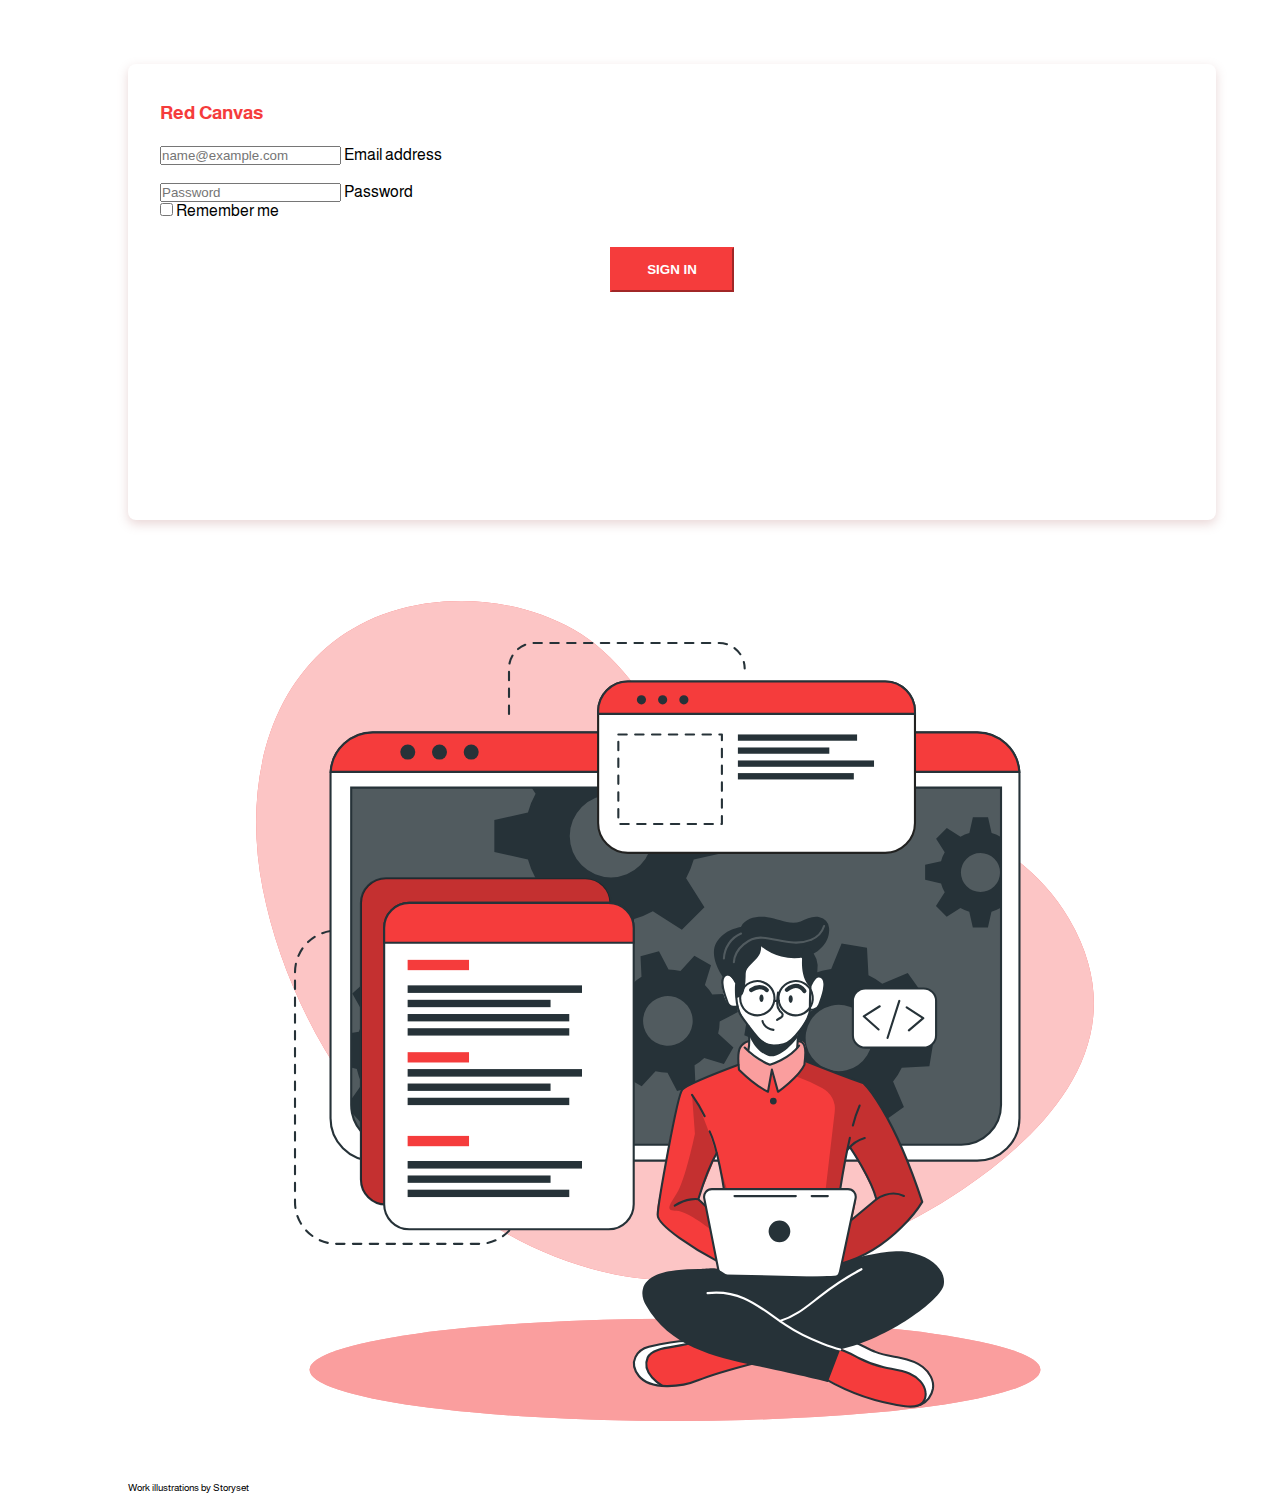
<file: MyLogin.html>
<!DOCTYPE html>
<html lang="en">
<head>
    <meta charset="UTF-8">
    <meta http-equiv="X-UA-Compatible" content="IE=edge">
    <meta name="viewport" content="width=device-width, initial-scale=1.0">
    <title>Login</title>
    <link rel="preconnect" href="https://fonts.gstatic.com">
    <link href="https://fonts.googleapis.com/css2?family=Almarai&display=swap" rel="stylesheet">

    <link rel="stylesheet" href="https://cdn.jsdelivr.net/npm/bootstrap-icons@1.5.0/font/bootstrap-icons.css">
    <link href="https://cdn.jsdelivr.net/npm/bootstrap@5.0.1/dist/css/bootstrap.min.css" rel="stylesheet"
        integrity="sha384-+0n0xVW2eSR5OomGNYDnhzAbDsOXxcvSN1TPprVMTNDbiYZCxYbOOl7+AMvyTG2x" crossorigin="anonymous">
    <link href="style.css" rel="stylesheet">

</head>
    <body>
        <div class=" contain container-fluid">
            <div class="row wrap">
                <div class="col-6 left">
                    <form class="sign"  method="GET">
                        <h3 class="lable"> Red Canvas</h3>
                        <div class="form-floating mb-3" style="margin-top: 18px;">
                            <input type="email" name="Email" class="form-control" id="floatingInput"
                                placeholder="name@example.com" required>
                            <label for="floatingInput" class="f-lable">Email address</label>
                        </div>
                        <div class="form-floating mb-1" style="margin-top: 18px;">
                            <input type="password" name="password" class="form-control" id="floatingPassword"
                                placeholder="Password" required>
                            <label for="floatingPassword" class="f-lable">Password</label>
                        </div>
                        <div class="mb-3 form-check">
                            <input type="checkbox" class="form-check-input" id="exampleCheck1">
                            <label class="form-check-label" for="exampleCheck1">Remember me</label>
                        </div>
                        <div class="btn-holder">
                            <a href="MyProject.html"><button type="submit"  class="btn btn-primary">Sign in</button></a>
                            <!-- <a class="btn btn-primary" href="MyProject.html" role="button">Sign in</a> -->

                        </div>
                    </form>
                </div>
                <div class="image col-6">
                    <style>
                        svg#freepik_stories-developer-activity:not(.animated) .animable {
                            opacity: 0;
                        }

                        svg#freepik_stories-developer-activity.animated #freepik--Window--inject-2 {
                            animation: 1s 1 forwards cubic-bezier(.36, -0.01, .5, 1.38) slideUp, 3s Infinite linear floating;
                            animation-delay: 0s, 1s;
                        }

                        svg#freepik_stories-developer-activity.animated #freepik--Graphics--inject-2 {
                            animation: 1s 1 forwards cubic-bezier(.36, -0.01, .5, 1.38) slideUp, 3s Infinite linear floating;
                            animation-delay: 0s, 1s;
                        }

                        @keyframes slideUp {
                            0% {
                                opacity: 0;
                                transform: translateY(30px);
                            }

                            100% {
                                opacity: 1;
                                transform: inherit;
                            }
                        }

                        @keyframes floating {
                            0% {
                                opacity: 1;
                                transform: translateY(0px);
                            }

                            50% {
                                transform: translateY(-10px);
                            }

                            100% {
                                opacity: 1;
                                transform: translateY(0px);
                            }
                        }
                    </style>
                    <svg class="animated" id="freepik_stories-developer-activity" xmlns="http://www.w3.org/2000/svg"
                        viewBox="0 0 500 500" version="1.1" xmlns:xlink="http://www.w3.org/1999/xlink"
                        xmlns:svgjs="http://svgjs.com/svgjs">
                        <g id="freepik--background-simple--inject-2" class="animable"
                            style="transform-origin: 250px 220.489px;">
                            <path
                                d="M456.55,209.11c-48.74-83.48-180.95-53.75-207.95-94.35C234.77,94,219.3,69.87,196.86,57.34c-21.39-12-46.19-16.21-67.81-14.63C51.84,48.36,19.11,117.44,33.94,193.3,53.74,294.49,143.44,397.86,250,398.58,305.74,399,359,379,400.7,350.87l.93-.63C443.33,321.85,493.77,272.84,456.55,209.11Z"
                                style="fill: #F53C3C; transform-origin: 250px 220.489px;" id="elky91xt7522n"
                                class="animable"></path>
                            <g id="elktyvf9zn76n">
                                <path
                                    d="M456.55,209.11c-48.74-83.48-180.95-53.75-207.95-94.35C234.77,94,219.3,69.87,196.86,57.34c-21.39-12-46.19-16.21-67.81-14.63C51.84,48.36,19.11,117.44,33.94,193.3,53.74,294.49,143.44,397.86,250,398.58,305.74,399,359,379,400.7,350.87l.93-.63C443.33,321.85,493.77,272.84,456.55,209.11Z"
                                    style="fill: rgb(255, 255, 255); opacity: 0.7; transform-origin: 250px 220.489px;"
                                    class="animable" id="eldw3cquw2mij"></path>
                            </g>
                        </g>
                        <g id="freepik--Lines--inject-2" class="animable" style="transform-origin: 168.685px 221.905px;">
                            <path
                                d="M78.19,215.18H72.77a21.93,21.93,0,0,0-21.93,21.93V357.45a21.93,21.93,0,0,0,21.93,21.93h74.36a21.93,21.93,0,0,0,21.93-21.93h0"
                                style="fill: none; stroke: rgb(38, 50, 56); stroke-linecap: round; stroke-linejoin: round; stroke-width: 1.10311px; stroke-dasharray: 4.41242; transform-origin: 109.95px 297.28px;"
                                id="elz1e97oumroh" class="animable"></path>
                            <path d="M163,101.63V77.86A13.43,13.43,0,0,1,176.4,64.43h96.7a13.43,13.43,0,0,1,13.43,13.43h0"
                                style="fill: none; stroke: rgb(38, 50, 56); stroke-linecap: round; stroke-linejoin: round; stroke-width: 1.10311px; stroke-dasharray: 4.41242; transform-origin: 224.765px 83.03px;"
                                id="elzy9dz03tw2g" class="animable"></path>
                        </g>
                        <g id="freepik--Shadow--inject-2" class="animable" style="transform-origin: 250px 445.4px;">
                            <ellipse cx="250" cy="445.4" rx="191.52" ry="26.76"
                                style="fill: #F53C3C; transform-origin: 250px 445.4px;" id="elro5tvbhdeuk" class="animable">
                            </ellipse>
                            <g id="eljw4dbf4n3x">
                                <ellipse cx="250" cy="445.4" rx="191.52" ry="26.76"
                                    style="fill: rgb(255, 255, 255); opacity: 0.5; transform-origin: 250px 445.4px;"
                                    class="animable" id="elubqcf3uozk"></ellipse>
                            </g>
                        </g>
                        <g id="freepik--Window--inject-2" class="animable" style="transform-origin: 250px 223.55px;">
                            <path
                                d="M430.54,133.52V313.58a22.2,22.2,0,0,1-22.19,22.2H91.65a22.2,22.2,0,0,1-22.19-22.2V133.52c0-.53,0-1,.07-1.56a22.18,22.18,0,0,1,22.12-20.64h316.7A22.18,22.18,0,0,1,430.47,132C430.52,132.48,430.54,133,430.54,133.52Z"
                                style="fill: rgb(255, 255, 255); stroke: rgb(38, 50, 56); stroke-linecap: round; stroke-linejoin: round; stroke-width: 1.10311px; transform-origin: 250px 223.55px;"
                                id="el1j9bfc3mir5" class="animable"></path>
                            <path
                                d="M80.26,140.28H420.87a0,0,0,0,1,0,0V306.61a20.8,20.8,0,0,1-20.8,20.8h-299a20.8,20.8,0,0,1-20.8-20.8V140.28a0,0,0,0,1,0,0Z"
                                style="fill: rgb(38, 50, 56); transform-origin: 250.565px 233.845px;" id="el82ht6908svr"
                                class="animable"></path>
                            <g id="eliwwaffdtxvs">
                                <path
                                    d="M420.88,140.28V306.61a20.69,20.69,0,0,1-20.57,20.8H100.83a20.69,20.69,0,0,1-20.57-20.8V140.28Z"
                                    style="fill: rgb(255, 255, 255); opacity: 0.2; transform-origin: 250.57px 233.845px;"
                                    class="animable" id="elcgmo5sbfnkg"></path>
                            </g>
                            <path d="M430.47,132H69.53a22.18,22.18,0,0,1,22.12-20.64h316.7A22.18,22.18,0,0,1,430.47,132Z"
                                style="fill: #F53C3C; stroke: rgb(38, 50, 56); stroke-miterlimit: 10; stroke-width: 1.10311px; transform-origin: 250px 121.68px;"
                                id="el0e36xx0tz5gb" class="animable"></path>
                            <path d="M113.88,121.64a3.93,3.93,0,1,1-3.93-3.93A3.93,3.93,0,0,1,113.88,121.64Z"
                                style="fill: rgb(38, 50, 56); transform-origin: 109.95px 121.64px;" id="elzum80zp42d"
                                class="animable"></path>
                            <path d="M130.5,121.64a3.93,3.93,0,1,1-3.93-3.93A3.93,3.93,0,0,1,130.5,121.64Z"
                                style="fill: rgb(38, 50, 56); transform-origin: 126.57px 121.64px;" id="ell19m792l2tc"
                                class="animable"></path>
                            <circle cx="143.19" cy="121.64" r="3.93"
                                style="fill: rgb(38, 50, 56); transform-origin: 143.19px 121.64px;" id="el4ojtu05hu9v"
                                class="animable"></circle>
                            <path
                                d="M420.87,140.28V306.61a20.8,20.8,0,0,1-20.8,20.8h-299a20.8,20.8,0,0,1-20.4-16.76v-.06a21,21,0,0,1-.38-4V140.28Z"
                                style="fill: none; stroke: rgb(38, 50, 56); stroke-miterlimit: 10; stroke-width: 1.10311px; transform-origin: 250.58px 233.845px;"
                                id="elognaaatpnee" class="animable"></path>
                            <path
                                d="M420.55,166a20.94,20.94,0,0,0-4.62-1.91l-1.87-8.35h-7.94l-1.85,8.35a20.25,20.25,0,0,0-4.64,1.91l-7.17-4.59L386.85,167l4.51,7.17a20.35,20.35,0,0,0-1.91,4.64l-8.35,1.85v7.94l8.35,1.87a20,20,0,0,0,1.91,4.66l-4.59,7.22,5.62,5.61,7.21-4.59a20.39,20.39,0,0,0,4.63,1.92l1.86,8.34H414l1.86-8.34a20.78,20.78,0,0,0,4.62-1.92l.37.24V165.8Zm-10.44,29a10.26,10.26,0,1,1,10.26-10.25A10.25,10.25,0,0,1,410.11,195Z"
                                style="fill: rgb(38, 50, 56); transform-origin: 400.975px 184.685px;" id="el9lplaiydjg5"
                                class="animable"></path>
                            <path
                                d="M277.45,174.05V157.31l-17.6-3.91a45.51,45.51,0,0,0-4-9.77l2.13-3.35h-83.1l2.05,3.26a43,43,0,0,0-4,9.76l-17.61,3.92V174l17.61,3.93a43.65,43.65,0,0,0,4,9.84l-9.67,15.21,11.85,11.84,15.2-9.68a44.38,44.38,0,0,0,9.77,4.05L208,226.74H224.7l3.94-17.59a44.64,44.64,0,0,0,9.74-4.05l15.21,9.68,11.84-11.84-9.61-15.21a45.87,45.87,0,0,0,4-9.75Zm-61,13.26a21.63,21.63,0,1,1,21.63-21.63A21.62,21.62,0,0,1,216.45,187.31Z"
                                style="fill: rgb(38, 50, 56); transform-origin: 216.385px 183.51px;" id="elixjnbkte48"
                                class="animable"></path>
                            <path
                                d="M166.38,289l.71-13.29-13.77-3.88a37.21,37.21,0,0,0-2.82-7.9l8.32-11.68-8.92-9.89-12.46,7a36.51,36.51,0,0,0-7.59-3.63l-2.38-14.12L114.19,231l-3.84,13.81a35,35,0,0,0-7.9,2.8l-11.67-8.31-9.91,8.91,7.06,12.47a35,35,0,0,0-3.64,7.58l-4,.66v18l2.92.82A34.6,34.6,0,0,0,86,295.65l-5.74,8.05.38,6.89v.06l5.93,6.57,12.48-7.05a34.66,34.66,0,0,0,7.61,3.67L109,327.4h0l.11.57,13.28.7.35-1.27h0l3.49-12.53a35.53,35.53,0,0,0,7.94-2.8l11.65,8.3,9.9-8.9-7-12.48a34.53,34.53,0,0,0,3.59-7.57Zm-35.27-20.75a17.2,17.2,0,1,0-1.28,24.28A17.2,17.2,0,0,0,131.11,268.29Z"
                                style="fill: rgb(38, 50, 56); transform-origin: 123.675px 279.835px;" id="eljna5b7gnz5q"
                                class="animable"></path>
                            <path
                                d="M272.6,269.19a27.25,27.25,0,0,0,.81-6.29l9.55-5-2.64-9.69-10.78.5a27.27,27.27,0,0,0-3.87-5l3.19-10.31-8.7-5-7.28,7.94a28.8,28.8,0,0,0-6.27-.8l-5-9.55-9.68,2.63.51,10.79a27.24,27.24,0,0,0-5,3.87l-10.32-3.19-5,8.69,8,7.27a26,26,0,0,0-.79,6.27l-9.57,5,2.64,9.68,10.8-.51a25.39,25.39,0,0,0,3.85,5l-3.21,10.26,8.71,5,7.24-7.88a26.12,26.12,0,0,0,6.29.79l5,9.56,9.68-2.63-.43-9.22-.07-1.58a26.41,26.41,0,0,0,5.06-3.87l10.31,3.2,4.26-7.44.72-1.26Zm-22.87,5.88a13,13,0,1,1,9.1-15.9A13,13,0,0,1,249.73,275.07Z"
                                style="fill: rgb(38, 50, 56); transform-origin: 246.36px 262.605px;" id="eldg6gsxn47tk"
                                class="animable"></path>
                            <path
                                d="M383.32,286.23l2.2-13.3-13.46-5.41a35.27,35.27,0,0,0-1.93-8.3l9.69-10.79-7.84-11-13.36,5.67a35.38,35.38,0,0,0-7.22-4.48l-.78-14.49-13.3-2.2-5.45,13.4a37.15,37.15,0,0,0-8.27,1.95l-10.82-9.69-10.95,7.84,5.68,13.35a36.24,36.24,0,0,0-4.05,6.29c-.15.31-.31.62-.45.93l-14.48.8-2.21,13.28,2.18.88,11.28,4.55a35.18,35.18,0,0,0,1.93,8.26L292,294.63l7.85,11,13.35-5.7a35.06,35.06,0,0,0,7.21,4.52l.75,14.42,13.29,2.2,5.44-13.3a35.13,35.13,0,0,0,8.28-1.94l10.8,9.69,11-7.85-5.68-13.36a34.78,34.78,0,0,0,4.55-7.25Zm-37.3-.6a17.41,17.41,0,1,1,4-24.29A17.41,17.41,0,0,1,346,285.63Z"
                                style="fill: rgb(38, 50, 56); transform-origin: 335.92px 271.5px;" id="elxccr1b5g7eo"
                                class="animable"></path>
                        </g>
                        <g id="freepik--Graphics--inject-2" class="animable" style="transform-origin: 236.115px 228.18px;">
                            <rect x="85.39" y="187.77" width="130.8" height="171.01" rx="13.11"
                                style="fill: #F53C3C; stroke: rgb(38, 50, 56); stroke-miterlimit: 10; stroke-width: 1.10311px; transform-origin: 150.79px 273.275px;"
                                id="el62fbecqbfwf" class="animable"></rect>
                            <g id="el1fqkl41kro6">
                                <rect x="85.39" y="187.77" width="130.8" height="171.01" rx="13.11"
                                    style="opacity: 0.2; transform-origin: 150.79px 273.275px;" class="animable"
                                    id="el7r2hv87ty96"></rect>
                            </g>
                            <path
                                d="M228.36,213.8V358.59a13.11,13.11,0,0,1-13.11,13.12H110.67a13.11,13.11,0,0,1-13.1-13.12V213.8a13.11,13.11,0,0,1,13.1-13.11H215.25A13.11,13.11,0,0,1,228.36,213.8Z"
                                style="fill: rgb(255, 255, 255); stroke: rgb(38, 50, 56); stroke-linecap: round; stroke-linejoin: round; stroke-width: 1.10311px; transform-origin: 162.965px 286.2px;"
                                id="elx3ygvjl9yrg" class="animable"></path>
                            <path
                                d="M228.36,213.8v7.75H97.57V213.8a13.11,13.11,0,0,1,13.1-13.11H215.25A13.11,13.11,0,0,1,228.36,213.8Z"
                                style="fill: #F53C3C; stroke: rgb(38, 50, 56); stroke-miterlimit: 10; stroke-width: 1.10311px; transform-origin: 162.965px 211.12px;"
                                id="eldluiq4e1w8" class="animable"></path>
                            <rect x="109.87" y="230.53" width="32.18" height="5.4"
                                style="fill: #F53C3C; transform-origin: 125.96px 233.23px;" id="elzyh62baxf28"
                                class="animable"></rect>
                            <rect x="109.87" y="278.92" width="32.18" height="5.4"
                                style="fill: #F53C3C; transform-origin: 125.96px 281.62px;" id="eljudn1itoqc"
                                class="animable"></rect>
                            <rect x="109.87" y="322.8" width="32.18" height="5.4"
                                style="fill: #F53C3C; transform-origin: 125.96px 325.5px;" id="el0bs3wpjfapnj"
                                class="animable"></rect>
                            <rect x="109.87" y="243.9" width="91.39" height="3.96"
                                style="fill: rgb(38, 50, 56); transform-origin: 155.565px 245.88px;" id="elcw78avckeyi"
                                class="animable"></rect>
                            <rect x="109.87" y="251.47" width="74.91" height="3.86"
                                style="fill: rgb(38, 50, 56); transform-origin: 147.325px 253.4px;" id="el4z4745qhjhi"
                                class="animable"></rect>
                            <rect x="109.87" y="258.92" width="84.72" height="3.86"
                                style="fill: rgb(38, 50, 56); transform-origin: 152.23px 260.85px;" id="ele6f4x1omb8c"
                                class="animable"></rect>
                            <rect x="109.87" y="266.36" width="84.72" height="3.86"
                                style="fill: rgb(38, 50, 56); transform-origin: 152.23px 268.29px;" id="el4hepsz1vvte"
                                class="animable"></rect>
                            <rect x="109.87" y="287.78" width="91.39" height="3.96"
                                style="fill: rgb(38, 50, 56); transform-origin: 155.565px 289.76px;" id="elvmh09bxf4yo"
                                class="animable"></rect>
                            <rect x="109.87" y="295.35" width="74.91" height="3.86"
                                style="fill: rgb(38, 50, 56); transform-origin: 147.325px 297.28px;" id="eld8i9umc4db"
                                class="animable"></rect>
                            <rect x="109.87" y="302.8" width="84.72" height="3.86"
                                style="fill: rgb(38, 50, 56); transform-origin: 152.23px 304.73px;" id="eltgd4g9xgnu"
                                class="animable"></rect>
                            <rect x="109.87" y="335.96" width="91.39" height="3.96"
                                style="fill: rgb(38, 50, 56); transform-origin: 155.565px 337.94px;" id="elr3lrxjk4rw"
                                class="animable"></rect>
                            <rect x="109.87" y="343.54" width="74.91" height="3.86"
                                style="fill: rgb(38, 50, 56); transform-origin: 147.325px 345.47px;" id="eldunz05dlajf"
                                class="animable"></rect>
                            <rect x="109.87" y="350.99" width="84.72" height="3.86"
                                style="fill: rgb(38, 50, 56); transform-origin: 152.23px 352.92px;" id="elzst75wph4si"
                                class="animable"></rect>
                            <path
                                d="M375.77,100.29v58.52a15.63,15.63,0,0,1-15.64,15.63H225.35a15.63,15.63,0,0,1-15.64-15.63V100.29a15.65,15.65,0,0,1,15.64-15.64H360.13A15.64,15.64,0,0,1,375.77,100.29Z"
                                style="fill: rgb(255, 255, 255); stroke: rgb(34, 34, 33); stroke-miterlimit: 10; stroke-width: 1.10311px; transform-origin: 292.74px 129.545px;"
                                id="elouz5nbgii5k" class="animable"></path>
                            <path
                                d="M375.77,100.29v1.34H209.71v-1.34a15.65,15.65,0,0,1,15.64-15.64H360.13A15.64,15.64,0,0,1,375.77,100.29Z"
                                style="fill: #F53C3C; stroke: rgb(38, 50, 56); stroke-miterlimit: 10; stroke-width: 1.10311px; transform-origin: 292.74px 93.14px;"
                                id="elfqy9k0degyg" class="animable"></path>
                            <path d="M234.11,95.94a2.4,2.4,0,1,1,0-3.39A2.41,2.41,0,0,1,234.11,95.94Z"
                                style="fill: rgb(38, 50, 56); transform-origin: 232.409px 94.245px;" id="elozynl5kd3sb"
                                class="animable"></path>
                            <path d="M245.23,95.94a2.4,2.4,0,1,1,0-3.39A2.41,2.41,0,0,1,245.23,95.94Z"
                                style="fill: rgb(38, 50, 56); transform-origin: 243.529px 94.245px;" id="el4pbybeopwmu"
                                class="animable"></path>
                            <path d="M256.35,95.94a2.4,2.4,0,1,1,0-3.39A2.41,2.41,0,0,1,256.35,95.94Z"
                                style="fill: rgb(38, 50, 56); transform-origin: 254.649px 94.245px;" id="eliax2kor3qgm"
                                class="animable"></path>
                            <rect x="220.3" y="112.39" width="54.28" height="46.92"
                                style="fill: none; stroke: rgb(38, 50, 56); stroke-linecap: round; stroke-linejoin: round; stroke-width: 1.10311px; stroke-dasharray: 4.41242; transform-origin: 247.44px 135.85px;"
                                id="elwlvjji8q82j" class="animable"></rect>
                            <rect x="282.96" y="112.39" width="62.47" height="3.3"
                                style="fill: rgb(38, 50, 56); transform-origin: 314.195px 114.04px;" id="elvmpj6r7sq6o"
                                class="animable"></rect>
                            <rect x="282.96" y="119.22" width="47.92" height="3.29"
                                style="fill: rgb(38, 50, 56); transform-origin: 306.92px 120.865px;" id="elhtx60clmn28"
                                class="animable"></rect>
                            <rect x="282.96" y="126.02" width="71.35" height="3.33"
                                style="fill: rgb(38, 50, 56); transform-origin: 318.635px 127.685px;" id="el2dhtvrljqxi"
                                class="animable"></rect>
                            <rect x="282.96" y="132.65" width="60.76" height="3.33"
                                style="fill: rgb(38, 50, 56); transform-origin: 313.34px 134.315px;" id="el66f3dcvvui2"
                                class="animable"></rect>
                            <rect x="343.23" y="245.53" width="43.61" height="30.99" rx="6.53"
                                style="fill: rgb(255, 255, 255); stroke: rgb(38, 50, 56); stroke-linecap: round; stroke-linejoin: round; stroke-width: 1.10311px; transform-origin: 365.035px 261.025px;"
                                id="elt512dxsncm" class="animable"></rect>
                            <polyline points="357.3 254.85 348.91 260.11 356.7 267.01"
                                style="fill: none; stroke: rgb(38, 50, 56); stroke-linecap: round; stroke-linejoin: round; stroke-width: 1.10311px; transform-origin: 353.105px 260.93px;"
                                id="elb3x4v3owa8m" class="animable"></polyline>
                            <polyline points="372.58 267.51 380.12 261.09 371.42 255.39"
                                style="fill: none; stroke: rgb(38, 50, 56); stroke-linecap: round; stroke-linejoin: round; stroke-width: 1.10311px; transform-origin: 375.77px 261.45px;"
                                id="elotx5u8bt2gd" class="animable"></polyline>
                            <line x1="361.38" y1="271.47" x2="367.57" y2="252.05"
                                style="fill: none; stroke: rgb(38, 50, 56); stroke-linecap: round; stroke-linejoin: round; stroke-width: 1.10311px; transform-origin: 364.475px 261.76px;"
                                id="elnrdz0gk4n5c" class="animable"></line>
                        </g>
                        <g id="freepik--Character--inject-2" class="animable animator-active"
                            style="transform-origin: 309.678px 336.317px;">
                            <path
                                d="M296.86,440.47s-29,8.31-33.05,9.75c-3.68,1.3-13.66,4.8-21.15,3.71a15.89,15.89,0,0,1-2.14-.46c-7.59-2.26-11-4.37-12-9.14s2.78-8.29,6.42-10.54,23.38-4.6,23.38-4.6l4.77,1.4h0Z"
                                style="fill: #F53C3C; transform-origin: 262.608px 441.664px;" id="elxm4wa7ej0sk"
                                class="animable"></path>
                            <path
                                d="M242.66,453.93a15.89,15.89,0,0,1-2.14-.46c-7.59-2.26-11-4.37-12-9.14s2.78-8.29,6.42-10.54,23.38-4.6,23.38-4.6l4.77,1.4c-4.32,2-20.4,3.09-23.91,5.11s-5.2,5.82-3.13,11C237.16,449.4,240.12,452.05,242.66,453.93Z"
                                style="fill: rgb(255, 255, 255); transform-origin: 245.723px 441.56px;" id="ela7rt71evpdk"
                                class="animable"></path>
                            <path
                                d="M292.5,441.65s-21.78,5.64-30.42,9.25-25.11,5.19-31-2.25-.68-13.86,5.19-15.29,17.74-3.68,24.22-2.77"
                                style="fill: none; stroke: rgb(38, 50, 56); stroke-linecap: round; stroke-linejoin: round; stroke-width: 1.10311px; transform-origin: 260.496px 442.151px;"
                                id="elztvr4knla0o" class="animable"></path>
                            <path d="M243.09,453.54s-11.08-6.08-7.4-14.6c2.72-6.28,17.5-4.92,24.82-8.35"
                                style="fill: none; stroke: rgb(38, 50, 56); stroke-linecap: round; stroke-linejoin: round; stroke-width: 1.10311px; transform-origin: 247.726px 442.065px;"
                                id="elvq0ozo07rv" class="animable"></path>
                            <path
                                d="M385.19,455.28c-.3,3-1.35,5.81-4.35,7.58-2,1.18-4.84,1.88-8.91,1.84-10.17-.13-29.29-7.4-29.29-7.4l-17.9-9.9,9.31-14.73,2.55-4,6.58,1.48s5.45,3.09,10.93,5.55,18.79,3,23.48,6.77S385.7,450.34,385.19,455.28Z"
                                style="fill: #F53C3C; transform-origin: 354.99px 446.686px;" id="el259ska2atyg"
                                class="animable"></path>
                            <path
                                d="M385.19,455.28c-.3,3-1.35,5.81-4.35,7.58a13.39,13.39,0,0,0-.5-8.94c-2-4.49-8.51-8.45-17.07-9.11s-15.11-4.66-18.54-6.45c-2.68-1.39-8.33-4.43-10.68-5.69l2.55-4,6.58,1.48s5.45,3.09,10.93,5.55,18.79,3,23.48,6.77S385.7,450.34,385.19,455.28Z"
                                style="fill: rgb(255, 255, 255); transform-origin: 359.645px 445.765px;" id="ele51265h5imt"
                                class="animable"></path>
                            <path
                                d="M328.71,450.18a112.86,112.86,0,0,0,41.9,14.31c3.26.39,7.05.45,9.23-2a6.82,6.82,0,0,0,1.5-5.11c-.39-4.6-4.26-8.24-8.5-10.07s-8.91-2.25-13.42-3.26a53.38,53.38,0,0,1-12.9-4.72c-3.24-1.69-6.37-3.74-9.94-4.5s-7.82.16-9.73,3.28"
                                style="fill: none; stroke: rgb(38, 50, 56); stroke-linecap: round; stroke-linejoin: round; stroke-width: 1.10311px; transform-origin: 354.118px 449.635px;"
                                id="el88jnbzi8vzf" class="animable"></path>
                            <path
                                d="M378.64,463.74a11.92,11.92,0,0,0,6.55-8.46c.65-4.33-1.82-8.69-5.29-11.35s-7.82-3.92-12.11-4.81S359.11,437.63,355,436c-6.27-2.46-12.46-7.3-19-5.57"
                                style="fill: none; stroke: rgb(38, 50, 56); stroke-linecap: round; stroke-linejoin: round; stroke-width: 1.10311px; transform-origin: 360.647px 446.902px;"
                                id="eliv1vrbl4y8h" class="animable"></path>
                            <path
                                d="M348.91,295.26l-30.29-11.52-.38-.15s.11-.8.2-2c.19-2.42.29-6.36-.85-7.69-1.69-2-6.47-.32-11.14-2.46s-13.3,1.69-13.3,1.69-6.24-1.15-9,3.35c-1.4,3.63-.92,9-.92,9l-.57.2c-3.61,1.35-23.25,8.74-27.4,11.71-4.59,3.25-9.67,36.62-11.3,46.42s-4.53,18.63-3.06,22,22.57,19.62,34.71,23.81,55.19,3,55.19,3,.7-.19,1.95-.59c7.28-2.34,33.11-12,46.82-34.68C379.59,357.39,366.31,313.86,348.91,295.26Zm-81.84,56.13c-2.23,1.58-1,7.7-1,7.7l-3.79-3.34,9.52-23.41,4.06,18S269.3,349.82,267.07,351.39Zm76.16,14.87c-1.05.54,3-10.71,1.08-13.26s-7.71-2.31-7.71-2.31l.49-3.07,3.43-17.6,1.14-1.35s11.78,20.19,13.89,27.31C355.55,356,342.71,366.26,343.23,366.26Z"
                                style="fill: #F53C3C; transform-origin: 310.033px 331.783px;" id="el6zvpowuodhx"
                                class="animable"></path>
                            <path
                                d="M291.72,222.25l-15.64,16.6s-2.15,1.91-1.3,6.72,2.85,9,4.36,9.28a21.37,21.37,0,0,0,3.62.32s3.35,7.26,5.73,10.11c0,0,.82,11.21.38,14.32,0,0,5.62,4.91,10.91,5.53s13.46-7.48,13.46-7.48l2-9.92s4.8-7.28,5.12-9.22,2.52-1.44,3.6-2.4,3.57-5.23,4-9.27.44-8.68-4.25-7.32c-4.07-1.09-1.52-9.69-1.52-9.69l-7.15-6.3Z"
                                style="fill: rgb(255, 255, 255); transform-origin: 301.36px 253.707px;" id="el8j7w6h8d8wr"
                                class="animable"></path>
                            <g id="el7ad8yjwpiwu">
                                <path
                                    d="M318.62,283.74a17.67,17.67,0,0,1-.81,1.81c-2.58,4.86-13.82,14.13-13.82,14.13l-3.4-10.45-1.86,10.45c-3.75-1.64-15.19-11.55-15.19-11.55s-.39-.93-.86-2.38l.57-.2s-.48-5.41.92-9c2.74-4.5,9-3.35,9-3.35s8.63-3.83,13.3-1.69,9.45.48,11.14,2.46.65,9.66.65,9.66Z"
                                    style="fill: rgb(255, 255, 255); opacity: 0.5; transform-origin: 300.65px 285.27px;"
                                    class="animable" id="elpy3wkwsd5se"></path>
                            </g>
                            <g id="eldujktjueado">
                                <path
                                    d="M348.91,295.26l-30.29-11.52-.38-.15s.11-.8.2-2l-.63,3.93-4.48,6.08a124,124,0,0,1,14,6.16A12.28,12.28,0,0,1,333.73,310l-5.58,47.75-2.29,27.11,6.91,7.17c7.28-2.34,33.11-12,46.82-34.68C379.59,357.39,366.31,313.86,348.91,295.26Zm-5.68,71c-1.05.54,3-10.71,1.08-13.26s-7.71-2.31-7.71-2.31l.49-3.07,3.43-17.6,1.14-1.35s11.78,20.19,13.89,27.31C355.55,356,342.71,366.26,343.23,366.26Z"
                                    style="opacity: 0.2; transform-origin: 346.46px 336.81px;" class="animable"
                                    id="elbt1sogwu8h6"></path>
                            </g>
                            <g id="eldjsmnviyg09">
                                <path
                                    d="M277.87,353l-4.71-15.74s-8.45-28.81-14.24-35.91l1.52,20.26s-5,24.2-9.57,31.39-5.59,9,0,9,19.2,10.84,19.2,10.84l-1.05-9ZM266,359.09l-3.79-3.34,9.52-23.41,4.06,18s-6.52-.49-8.75,1.08S266,359.09,266,359.09Z"
                                    style="opacity: 0.2; transform-origin: 262.46px 337.095px;" class="animable"
                                    id="el5ru6jzk8fxp"></path>
                            </g>
                            <path d="M288.49,265.28s.86,8.49,0,12.37"
                                style="fill: none; stroke: rgb(38, 50, 56); stroke-linecap: round; stroke-linejoin: round; stroke-width: 1.10311px; transform-origin: 288.681px 271.465px;"
                                id="elfmq5fs4aml8" class="animable"></path>
                            <path d="M314.11,276.51a36.53,36.53,0,0,1,.94-8.11"
                                style="fill: none; stroke: rgb(38, 50, 56); stroke-linecap: round; stroke-linejoin: round; stroke-width: 1.10311px; transform-origin: 314.58px 272.455px;"
                                id="elx5fafw7nh5" class="animable"></path>
                            <path
                                d="M316.38,228.58s5.14,6.45,4.87,11.33-.65,10.66-.52,16.32-9.09,17.52-13.83,18.57-8.82,1.32-11.85-1.71-6.06-7.24-10-12.64-3-17.25-3-17.25"
                                style="fill: none; stroke: rgb(38, 50, 56); stroke-linecap: round; stroke-linejoin: round; stroke-width: 1.10311px; transform-origin: 301.606px 252.052px;"
                                id="elssggh3v54rj" class="animable"></path>
                            <path
                                d="M304,247.71a26.82,26.82,0,0,0-.4,5.37,6.05,6.05,0,0,0,1.32,4.2c.57.58,1.39,1.05,1.5,1.85a2,2,0,0,1-1.06,1.75,15.55,15.55,0,0,0-1.85,1.1"
                                style="fill: none; stroke: rgb(38, 50, 56); stroke-linecap: round; stroke-linejoin: round; stroke-width: 1.10311px; transform-origin: 304.965px 254.845px;"
                                id="eljyynuz5su8j" class="animable"></path>
                            <path d="M295.87,262.6s.59,3.83,5.72,4.63"
                                style="fill: none; stroke: rgb(38, 50, 56); stroke-linecap: round; stroke-linejoin: round; stroke-width: 1.10311px; transform-origin: 298.73px 264.915px;"
                                id="elwbl7kyg26x" class="animable"></path>
                            <path
                                d="M296.4,250.63c0,1.11-.48,2-1.07,2s-1.07-.89-1.07-2,.48-2,1.07-2S296.4,249.53,296.4,250.63Z"
                                style="fill: rgb(38, 50, 56); transform-origin: 295.33px 250.63px;" id="elwpxuj4negc"
                                class="animable"></path>
                            <path
                                d="M311.71,251.11c0,1.11-.48,2-1.07,2s-1.07-.9-1.07-2,.48-2,1.07-2S311.71,250,311.71,251.11Z"
                                style="fill: rgb(38, 50, 56); transform-origin: 310.64px 251.11px;" id="ellzz15v42s5n"
                                class="animable"></path>
                            <path d="M308.62,246.26s5-5,9.19.58"
                                style="fill: none; stroke: rgb(38, 50, 56); stroke-linecap: round; stroke-linejoin: round; stroke-width: 2.20621px; transform-origin: 313.215px 245.52px;"
                                id="els0sl4fqq088" class="animable"></path>
                            <path d="M298.09,246.36s-3.16-3.54-8.14,0"
                                style="fill: none; stroke: rgb(38, 50, 56); stroke-linecap: round; stroke-linejoin: round; stroke-width: 2.20621px; transform-origin: 294.02px 245.573px;"
                                id="ellqannlq2ba" class="animable"></path>
                            <path
                                d="M288.87,270s3.05,8.4,9.86,10.79,15.85-10,15.85-10l-.47-1.61s-5.93,7.7-12.52,6.39-13.1-10.25-13.1-10.25Z"
                                style="fill: rgb(38, 50, 56); transform-origin: 301.535px 273.208px;" id="elihlybbxok2j"
                                class="animable"></path>
                            <path d="M282.76,254.85s-4.06,1.43-5.14-1.73-4.78-11.49-1.54-14.27,5.84,3.67,5.84,3.67"
                                style="fill: none; stroke: rgb(38, 50, 56); stroke-linecap: round; stroke-linejoin: round; stroke-width: 1.10311px; transform-origin: 278.769px 246.664px;"
                                id="el9n7fsm0qmg6" class="animable"></path>
                            <path d="M320.72,256.57s3.77.76,4.85-2.4,4.78-11.49,1.54-14.27-5.84,3.67-5.84,3.67"
                                style="fill: none; stroke: rgb(38, 50, 56); stroke-linecap: round; stroke-linejoin: round; stroke-width: 1.10311px; transform-origin: 324.566px 247.927px;"
                                id="elcc135x05o5l" class="animable"></path>
                            <path
                                d="M281.92,250.63a5.62,5.62,0,0,0,3.56-2.1,8.74,8.74,0,0,0,1-3.19,37.59,37.59,0,0,0,.56-6.44,8.81,8.81,0,0,1,.23-2.51,6.6,6.6,0,0,1,1.36-2.23c1.41-1.66,3.12-3.06,4.47-4.78a8,8,0,0,0,2-6,27.45,27.45,0,0,0,22.47,5.81c7.15-1.4,14-7.67,13.17-15.55a6.37,6.37,0,0,0-5-5.48c-3.53-.88-6.7,1-9.9,2.21-5.83,2.2-11.54-1.58-17.43-2.21-5-.55-11.23.08-13.85,5.09,0,0-9,1.06-13,8.5s3.57,17.73,3.57,17.73,3-3.68,6.93,3.76Z"
                                style="fill: rgb(38, 50, 56); transform-origin: 300.601px 229.282px;" id="elxs2aby9raw"
                                class="animable"></path>
                            <path
                                d="M317,226.68s-2.34,12.2,3.77,18.11c0,0,1.34-3.67,2.69-4.57a14.13,14.13,0,0,0-1.07-13.54C317.87,219.58,317,226.68,317,226.68Z"
                                style="fill: rgb(38, 50, 56); transform-origin: 320.631px 234.157px;" id="el1l4ffllb51i"
                                class="animable"></path>
                            <g id="eloejh20soz4a">
                                <path
                                    d="M328.14,212.8a11.49,11.49,0,0,1-7,7.27c-8.48,3.46-16.71-.37-25.21-1.12-6.93-.62-14.58,5.64-15.07,12.76"
                                    style="fill: none; stroke: rgb(255, 255, 255); stroke-linecap: round; stroke-linejoin: round; stroke-width: 1.10311px; opacity: 0.2; transform-origin: 304.5px 222.255px;"
                                    class="animable" id="elybxp44a7c8s"></path>
                            </g>
                            <g id="eleb6bed1j69t">
                                <path d="M275.63,229.83a14.81,14.81,0,0,1,9-13.08"
                                    style="fill: none; stroke: rgb(255, 255, 255); stroke-linecap: round; stroke-linejoin: round; stroke-width: 1.10311px; opacity: 0.2; transform-origin: 280.13px 223.29px;"
                                    class="animable" id="ellvrqrfib8yp"></path>
                            </g>
                            <path d="M286.53,276.51a38.71,38.71,0,0,0,13.21,9s10.15-2.95,15.31-10"
                                style="fill: none; stroke: rgb(38, 50, 56); stroke-linecap: round; stroke-linejoin: round; stroke-width: 1.10311px; transform-origin: 300.79px 280.51px;"
                                id="elmdfme6hi14b" class="animable"></path>
                            <g id="elfkp7pgs26oo">
                                <circle cx="293.15" cy="250.63" r="8.98"
                                    style="fill: none; stroke: rgb(38, 50, 56); stroke-linecap: round; stroke-linejoin: round; stroke-width: 1.10311px; transform-origin: 293.15px 250.63px; transform: rotate(-24.64deg);"
                                    class="animable" id="elyro4bjomfbk"></circle>
                            </g>
                            <g id="el11agau1x4wwr">
                                <circle cx="313.22" cy="250.63" r="8.98"
                                    style="fill: none; stroke: rgb(38, 50, 56); stroke-linecap: round; stroke-linejoin: round; stroke-width: 1.10311px; transform-origin: 313.22px 250.63px; transform: rotate(-7deg);"
                                    class="animable" id="el5t02k452xph"></circle>
                            </g>
                            <path
                                d="M288.49,273.16a7,7,0,0,0-4.33,3.35c-1.59,2.8-.63,11.61-.63,11.61s8.21,8.12,15.2,11.55l2.06-11.59,3.2,11.59s10.82-7.65,13.82-14.12c0,0,1-7.55,0-10a3.47,3.47,0,0,0-3.23-2.37"
                                style="fill: none; stroke: rgb(38, 50, 56); stroke-linecap: round; stroke-linejoin: round; stroke-width: 1.10311px; transform-origin: 300.749px 286.415px;"
                                id="elskfq0sxemc" class="animable"></path>
                            <path d="M275.63,350.7s-3.21-21.5-7.48-30.27"
                                style="fill: none; stroke: rgb(38, 50, 56); stroke-linecap: round; stroke-linejoin: round; stroke-width: 1.10311px; transform-origin: 271.89px 335.565px;"
                                id="ellclnyii06o" class="animable"></path>
                            <path d="M258.92,301.35a87,87,0,0,1,6.64,11.11"
                                style="fill: none; stroke: rgb(38, 50, 56); stroke-linecap: round; stroke-linejoin: round; stroke-width: 1.10311px; transform-origin: 262.24px 306.905px;"
                                id="elvonsvuyi089" class="animable"></path>
                            <path d="M343.23,317.4a62.1,62.1,0,0,1,3.53-10.49"
                                style="fill: none; stroke: rgb(38, 50, 56); stroke-linecap: round; stroke-linejoin: round; stroke-width: 1.10311px; transform-origin: 344.995px 312.155px;"
                                id="ell6tn7rr5d9h" class="animable"></path>
                            <path d="M336.6,350.7s2.31-14.74,5.07-26.88"
                                style="fill: none; stroke: rgb(38, 50, 56); stroke-linecap: round; stroke-linejoin: round; stroke-width: 1.10311px; transform-origin: 339.135px 337.26px;"
                                id="el7ht7ud1ugwj" class="animable"></path>
                            <path d="M340.52,330a17,17,0,0,1,8.94-6.12"
                                style="fill: none; stroke: rgb(38, 50, 56); stroke-linecap: round; stroke-linejoin: round; stroke-width: 1.10311px; transform-origin: 344.99px 326.94px;"
                                id="el1xo1dd9mgr6" class="animable"></path>
                            <path
                                d="M318.25,283.59s18.63,7.45,30.66,11.68c0,0,14.8,13.91,30.67,62.12,0,0-14.54,24.46-42.2,32.3"
                                style="fill: none; stroke: rgb(38, 50, 56); stroke-linecap: round; stroke-linejoin: round; stroke-width: 1.10311px; transform-origin: 348.915px 336.64px;"
                                id="el3vl3v4nv6ju" class="animable"></path>
                            <path d="M342.18,367.13,355.55,356s7.07-5.37,14.42-1.7"
                                style="fill: none; stroke: rgb(38, 50, 56); stroke-linecap: round; stroke-linejoin: round; stroke-width: 1.10311px; transform-origin: 356.075px 360.074px;"
                                id="elvt1gj1xkgbb" class="animable"></path>
                            <path d="M341.67,328.67S352.72,345,355.55,356"
                                style="fill: none; stroke: rgb(38, 50, 56); stroke-linecap: round; stroke-linejoin: round; stroke-width: 1.10311px; transform-origin: 348.61px 342.335px;"
                                id="elvzbe4sa0uuk" class="animable"></path>
                            <path d="M266.15,359.71,262.24,356s-5.8-1-12.38,3.39"
                                style="fill: none; stroke: rgb(38, 50, 56); stroke-linecap: round; stroke-linejoin: round; stroke-width: 1.10311px; transform-origin: 258.005px 357.806px;"
                                id="elma7g4sbca99" class="animable"></path>
                            <path d="M262.24,356s4.86-16,9.65-24.19"
                                style="fill: none; stroke: rgb(38, 50, 56); stroke-linecap: round; stroke-linejoin: round; stroke-width: 1.10311px; transform-origin: 267.065px 343.905px;"
                                id="elxubprrzywys" class="animable"></path>
                            <path
                                d="M283.25,285.55s-26.81,10.06-29.44,13-12.62,59.19-12.89,65.63c-.23,5.76,20.65,18.69,31,24.14"
                                style="fill: none; stroke: rgb(38, 50, 56); stroke-linecap: round; stroke-linejoin: round; stroke-width: 1.10311px; transform-origin: 262.084px 336.935px;"
                                id="elvfmph42tyft" class="animable"></path>
                            <path d="M303.3,304.56a1.77,1.77,0,1,1-1.77-1.77A1.76,1.76,0,0,1,303.3,304.56Z"
                                style="fill: rgb(38, 50, 56); transform-origin: 301.53px 304.56px;" id="el9p67vog3aqe"
                                class="animable"></path>
                            <path
                                d="M334.32,398.78h-61a1.43,1.43,0,0,1-1.43-1.43h0a1.43,1.43,0,0,1,1.43-1.43h61a1.43,1.43,0,0,1,1.43,1.43h0A1.43,1.43,0,0,1,334.32,398.78Z"
                                style="fill: rgb(38, 50, 56); transform-origin: 303.82px 397.35px;" id="elhf4p9pzwlb7"
                                class="animable"></path>
                            <path
                                d="M336.46,394l8.17-38.4a4.08,4.08,0,0,0-4-4.93h-71.3a4.08,4.08,0,0,0-4,4.88l7.33,37.12a4.08,4.08,0,0,0,3.91,3.29l55.79,1.28A4.1,4.1,0,0,0,336.46,394Z"
                                style="fill: rgb(255, 255, 255); stroke: rgb(38, 50, 56); stroke-linecap: round; stroke-linejoin: round; stroke-width: 1.10311px; transform-origin: 304.985px 373.956px;"
                                id="el9iwqqke7y6v" class="animable"></path>
                            <path d="M310.44,372.83a5.69,5.69,0,1,1-5.69-5.7A5.69,5.69,0,0,1,310.44,372.83Z"
                                style="fill: rgb(38, 50, 56); transform-origin: 304.75px 372.82px;" id="eluy23ffu2anc"
                                class="animable"></path>
                            <line x1="321.63" y1="354.34" x2="330.1" y2="354.34"
                                style="fill: none; stroke: rgb(38, 50, 56); stroke-linecap: round; stroke-linejoin: round; stroke-width: 1.10311px; transform-origin: 325.865px 354.34px;"
                                id="el35johcssnc2" class="animable"></line>
                            <line x1="281.18" y1="354.34" x2="313.33" y2="354.34"
                                style="fill: none; stroke: rgb(38, 50, 56); stroke-linecap: round; stroke-linejoin: round; stroke-width: 1.10311px; transform-origin: 297.255px 354.34px;"
                                id="eldgw6asnlfe" class="animable"></line>
                            <path
                                d="M336.6,434.77l-6.5,17.06s-16.58-4.18-37.81-8.53c-22.21-4.55-45.4-10.44-57.43-31.55-1.46-2.57-2.44-5.61-1.75-8.49,1.73-7.29,11.22-9.27,17.47-10a113.92,113.92,0,0,1,11.83-.66c2,0,8.65-1.09,10.26.1a47.14,47.14,0,0,0,7.71,4.57c3.55,1.51,55.37-1.35,55.37-1.35a18.59,18.59,0,0,0,1.63-6.23c8.15-4.14,27-7.64,35-6.09,12.53,2.43,19.84,9.74,18.45,17.4S361.76,429.2,336.6,434.77Z"
                                style="fill: rgb(38, 50, 56); transform-origin: 311.941px 417.528px;" id="elzlxw6w24kn"
                                class="animable"></path>
                            <path d="M336.6,434.77s-15.77-4.18-28.65-12.88-22.94-18.8-40.89-16.71"
                                style="fill: none; stroke: rgb(255, 255, 255); stroke-linecap: round; stroke-linejoin: round; stroke-width: 1.10311px; transform-origin: 301.83px 419.836px;"
                                id="elb08k6dc7th8" class="animable"></path>
                            <path d="M305,419.84c8.14-2.34,14.11-7.61,20.64-12.66a139.62,139.62,0,0,1,22.09-14.52"
                                style="fill: none; stroke: rgb(255, 255, 255); stroke-linecap: round; stroke-linejoin: round; stroke-width: 1.10311px; transform-origin: 326.365px 406.25px;"
                                id="elnewei9l5qb" class="animable"></path>
                            <line x1="302.13" y1="252.05" x2="304.52" y2="252.05"
                                style="fill: none; stroke: rgb(38, 50, 56); stroke-linecap: round; stroke-linejoin: round; stroke-width: 1.10311px; transform-origin: 303.325px 252.05px;"
                                id="el29hchxoq9mr" class="animable"></line>
                        </g>
                        <defs>
                            <filter id="active" height="200%">
                                <feMorphology in="SourceAlpha" result="DILATED" operator="dilate" radius="2"></feMorphology>
                                <feFlood flood-color="#32DFEC" flood-opacity="1" result="PINK"></feFlood>
                                <feComposite in="PINK" in2="DILATED" operator="in" result="OUTLINE"></feComposite>
                                <feMerge>
                                    <feMergeNode in="OUTLINE"></feMergeNode>
                                    <feMergeNode in="SourceGraphic"></feMergeNode>
                                </feMerge>
                            </filter>
                            <filter id="hover" height="200%">
                                <feMorphology in="SourceAlpha" result="DILATED" operator="dilate" radius="2"></feMorphology>
                                <feFlood flood-color="#ff0000" flood-opacity="0.5" result="PINK"></feFlood>
                                <feComposite in="PINK" in2="DILATED" operator="in" result="OUTLINE"></feComposite>
                                <feMerge>
                                    <feMergeNode in="OUTLINE"></feMergeNode>
                                    <feMergeNode in="SourceGraphic"></feMergeNode>
                                </feMerge>
                                <feColorMatrix type="matrix"
                                    values="0   0   0   0   0                0   1   0   0   0                0   0   0   0   0                0   0   0   1   0 ">
                                </feColorMatrix>
                            </filter>
                        </defs>
                    </svg>
                    <a href="https://storyset.com/work" style="text-decoration: none; font-size: x-small;color: black;">Work illustrations by Storyset</a>
                </div>
            </div>
        </div>
    </body>
</html>
</file>
<file: style.css>
* {
  padding: 0;
  margin: 0;
}

html {
  scroll-behavior: smooth;
}

body {
  font-family: 'Almarai', sans-serif;
}

.team_block .image .overlay .socials ul, .contact_block .contact-info ul, #footer .socials ul {
  margin: 0;
  padding: 0;
  list-style: none;
}

#header .login, .pricing_block .btn-holder .btn, .contact_block .contact-form .btn-holder .btn, .contain .wrap .left .sign .btn-holder .btn {
  background-color: #f53c3c;
  border-color: #f53c3c;
  color: #fff;
  padding: 13px 35px;
  font-weight: 600;
  text-transform: uppercase;
  -webkit-transition: background-color 0.3s linear, color 0.3s linear;
  transition: background-color 0.3s linear, color 0.3s linear;
}

#header .login:hover, .pricing_block .btn-holder .btn:hover, .contact_block .contact-form .btn-holder .btn:hover, .contain .wrap .left .sign .btn-holder .btn:hover {
  background-color: #fff;
  color: #f53c3c;
}

#header {
  padding: 15px 0;
  position: fixed;
  left: 0;
  right: 0;
  top: 0;
  z-index: 999;
  background: #fff;
  -webkit-box-shadow: 0 0 8px 0px rgba(0, 0, 0, 0.1);
          box-shadow: 0 0 8px 0px rgba(0, 0, 0, 0.1);
  -webkit-transition: all 0.5s linear;
  transition: all 0.5s linear;
}

#header .container-fluid {
  margin: 0 auto;
  max-width: 1200px;
}

#header .navbar {
  padding: 0;
  -webkit-box-pack: justify;
      -ms-flex-pack: justify;
          justify-content: space-between;
}

#header .navbar-collapse {
  -webkit-box-flex: 0;
      -ms-flex-positive: 0;
          flex-grow: 0;
}

#header .navbar-brand {
  color: #f53c3c;
  text-transform: uppercase;
  font-weight: 600;
  height: auto;
  padding: 0;
  font-size: 22px;
  line-height: 1.6;
}

#header .nav-link {
  position: relative;
  text-decoration: none;
  font-weight: 400;
  color: #333 !important;
  -webkit-transition: all 0.35s ease;
  transition: all 0.35s ease;
}

#header .nav-link::before {
  background: url(img/black-circle.svg) repeat-x center center/6px 3px;
  content: "";
  position: absolute;
  width: 100%;
  height: 6px;
  bottom: 0;
  left: 0;
  color: #f53c3c;
  -webkit-transform-origin: center;
          transform-origin: center;
  visibility: hidden;
  -webkit-transform: scaleX(0);
  transform: scaleX(0);
  -webkit-transition: all 0.3s ease-in-out 0s;
  transition: all 0.3s ease-in-out 0s;
}

#header .nav-link:hover {
  color: #f53c3c;
}

#header .nav-link:hover::before {
  visibility: visible;
  -webkit-transform: scaleX(1);
  transform: scaleX(1);
}

#header .login {
  margin-right: -70px;
  padding: 6px 12px;
  text-transform: none;
}

.block {
  padding: 70px 3px;
  border-bottom: 1px solid #e6e6e6;
}

.Carousel-Section {
  margin: 65px 0 0;
}

.Carousel-Section .carousel-item {
  -webkit-transition: opacity 0.5s ease-out, -webkit-transform 1s ease;
  transition: opacity 0.5s ease-out, -webkit-transform 1s ease;
  transition: transform 1s ease, opacity 0.5s ease-out;
  transition: transform 1s ease, opacity 0.5s ease-out, -webkit-transform 1s ease;
}

.Carousel-Section .carousel-item::before {
  content: "";
  background: rgba(0, 0, 0, 0.7);
  position: absolute;
  top: 0;
  bottom: 0;
  left: 0;
  right: 0;
}

.Carousel-Section .carousel-caption {
  left: 25%;
  right: 25%;
  transform: translateY(50%);
  -webkit-transform: translateY(50%);
  bottom: 50%;
}

.Carousel-Section .btn {
  background-color: #f53c3c;
  border-color: #f53c3c;
  color: #fff;
  padding: 13px 35px;
  font-weight: 600;
  text-transform: uppercase;
  -webkit-transition: background-color 0.3s linear, color 0.3s linear;
  transition: background-color 0.3s linear, color 0.3s linear;
}

.Carousel-Section .btn:hover {
  background-color: #fff;
  color: #f53c3c;
}

.about_block .container-fluid {
  max-width: 1200px;
}

.about_block .title-holder {
  text-align: center;
  margin: 0 0 40px;
}

.about_block .title-holder .subtitle {
  color: #999999;
}

.about_block .title-holder .subtitle::before {
  content: "-";
  margin-right: 5px;
}

.about_block .title-holder .subtitle::after {
  content: "-";
  margin-left: 5px;
}

.about_block img {
  max-width: 100%;
}

.about_block p {
  font-size: 1.2vw;
}

.about_block .progress-block {
  margin-bottom: 20px;
}

.about_block .progress-block h5 {
  font-weight: 400;
  font-size: 1.5vw;
}

.services_block .container-fluid {
  max-width: 1200px;
}

.services_block .title-holder {
  text-align: center;
  margin: 0 0 40px;
}

.services_block .title-holder .subtitle {
  color: #999999;
}

.services_block .title-holder .subtitle::before {
  content: "-";
  margin-right: 5px;
}

.services_block .title-holder .subtitle::after {
  content: "-";
  margin-left: 5px;
}

.services_block .icon {
  font-size: 26px;
  width: 60px;
  height: 60px;
  color: #f53c3c;
  margin: 0 0 20px;
  display: inline-block;
  vertical-align: middle;
  border-radius: 50%;
  text-align: center;
  -webkit-transition: all 0.3s linear;
  transition: all 0.3s linear;
}

.services_block .icon .bi {
  position: relative;
  top: 28%;
}

.services_block .first_row {
  margin: 0 -15px 50px;
}

@media only screen and (max-width: 767px) {
  .services_block .first_row {
    margin-bottom: 0;
  }
}

.services_block .last_row {
  margin: 0px -15px 0px;
}

.services_block .holder {
  -webkit-transition: all 0.3s linear;
  transition: all 0.3s linear;
  cursor: pointer;
}

.services_block .holder h3 {
  font-weight: 400;
  margin: 0 0 20px;
}

.services_block .holder:hover {
  margin-top: -5px;
}

@media only screen and (max-width: 767px) {
  .services_block .holder:hover {
    margin: 0;
  }
}

.services_block .holder:hover .icon {
  -webkit-box-shadow: inset 0 0 0 30px #f53c3c;
          box-shadow: inset 0 0 0 30px #f53c3c;
  color: #fff;
  font-size: 20px;
}

.works_block .container-fluid {
  max-width: 1200px;
}

.works_block .title-holder {
  text-align: center;
  margin: 0 0 40px;
}

.works_block .title-holder .subtitle {
  color: #999999;
}

.works_block .title-holder .subtitle::before {
  content: "-";
  margin-right: 5px;
}

.works_block .title-holder .subtitle::after {
  content: "-";
  margin-left: 5px;
}

.works_block .portfoliolist > div {
  padding: 15px;
}

.works_block .portfoliolist .container {
  position: relative;
  padding: 0;
  overflow: hidden;
}

.works_block .portfoliolist .container .image {
  width: 100%;
  -webkit-transition: all 300ms cubic-bezier(0.645, 0.045, 0.355, 1);
  transition: all 300ms cubic-bezier(0.645, 0.045, 0.355, 1);
}

.works_block .portfoliolist .container .overlay {
  position: absolute;
  bottom: 0;
  left: 0;
  right: 0;
  background-color: #000000cc;
  overflow: hidden;
  width: 100%;
  height: 0;
  -webkit-transition: all 300ms cubic-bezier(0.645, 0.045, 0.355, 1);
  transition: all 300ms cubic-bezier(0.645, 0.045, 0.355, 1);
}

.works_block .portfoliolist .container .text {
  white-space: nowrap;
  color: #f53c3c;
  font-size: 20px;
  position: absolute;
  overflow: hidden;
  top: 35%;
  left: 50%;
  -webkit-transform: translate(-50%, -50%);
          transform: translate(-50%, -50%);
  -ms-transform: translate(-50%, -50%);
}

.works_block .portfoliolist .container .sub-text {
  white-space: nowrap;
  color: #fff;
  position: absolute;
  overflow: hidden;
  top: 79%;
  left: 50%;
  font-size: 14px;
  -webkit-transform: translate(-50%, -50%);
          transform: translate(-50%, -50%);
  -ms-transform: translate(-50%, -50%);
}

.works_block .portfoliolist .container:hover .image {
  width: 100%;
  -webkit-transform: scale(1.05);
          transform: scale(1.05);
}

.works_block .portfoliolist .container:hover .overlay {
  height: 25%;
  background-color: #000000cc;
}

.works_block .page-item.active .page-link {
  background: #f53c3c;
  border-color: #f53c3c;
}

.works_block .page-item .page-link {
  padding: 8px 15px 10px;
}

.works_block .page-item a {
  color: #f53c3c;
}

.team_block .container-fluid {
  max-width: 1200px;
}

.team_block .title-holder {
  text-align: center;
  margin: 0 0 40px;
}

.team_block .title-holder .subtitle {
  color: #999999;
}

.team_block .title-holder .subtitle::before {
  content: "-";
  margin-right: 5px;
}

.team_block .title-holder .subtitle::after {
  content: "-";
  margin-left: 5px;
}

.team_block .f-col {
  margin-bottom: 50px;
}

@media only screen and (max-width: 767px) {
  .team_block {
    text-align: center;
  }
}

.team_block .row {
  margin: 0 -15px 50px;
}

@media only screen and (max-width: 767px) {
  .team_block .row {
    margin-bottom: 0;
  }
}

.team_block .row:last-child {
  margin: 0 -15px;
}

@media only screen and (max-width: 767px) {
  .team_block [class^="col"] {
    padding-bottom: 20px;
  }
}

.team_block [class^="col"]:hover .overlay {
  top: 0;
  opacity: 1;
}

.team_block .image {
  margin: 0 0 20px;
  position: relative;
  overflow: hidden;
}

@media only screen and (max-width: 767px) {
  .team_block .image {
    max-width: 350px;
    margin: 0 auto 20px;
  }
}

.team_block .image img {
  width: 100%;
  height: auto;
}

.team_block .image .overlay {
  position: absolute;
  top: 50%;
  bottom: 0;
  left: 0;
  right: 0;
  -webkit-transition: all 0.3s linear;
  transition: all 0.3s linear;
  -webkit-transition: all 0.2s linear;
  vertical-align: middle;
  background: rgba(246, 75, 75, 0.9);
  opacity: 0;
}

.team_block .image .overlay .socials {
  display: table;
  height: 100%;
  width: 100%;
}

.team_block .image .overlay .socials ul {
  display: table-cell;
  vertical-align: middle;
  text-align: center;
}

.team_block .image .overlay .socials ul li {
  display: inline-block;
  padding: 0 5px;
}

.team_block .image .overlay .socials ul li a {
  width: 35px;
  height: 35px;
  background: #fff;
  color: #f64b4b;
  border-radius: 50%;
  display: block;
  text-align: center;
  padding: 2px;
  -webkit-transition: background-color 0.3s linear, color 0.3s linear;
  transition: background-color 0.3s linear, color 0.3s linear;
}

.team_block .image .overlay .socials ul li a .facebook,
.team_block .image .overlay .socials ul li a .linkedin {
  font-size: 21px;
}

.team_block .image .overlay .socials ul li a .twitter {
  font-size: 20px;
}

.team_block .image .overlay .socials ul li a:hover {
  background-color: #f53c3c;
  color: #fff;
}

.team_block h3 {
  margin: 0 0 5px;
}

.team_block .designation {
  display: block;
  font-style: italic;
  margin: 0 0 20px;
}

@media only screen and (max-width: 767px) {
  .team_block .designation {
    margin: 0;
  }
}

.testimonials_block {
  padding: 90px 0 70px;
  background-size: cover;
  background-attachment: fixed;
  position: relative;
  color: #fff;
}

.testimonials_block .title-holder {
  text-align: center;
  margin: 0 0 40px;
}

.testimonials_block .title-holder .subtitle {
  color: #999999;
}

.testimonials_block .title-holder .subtitle::before {
  content: "-";
  margin-right: 5px;
}

.testimonials_block .title-holder .subtitle::after {
  content: "-";
  margin-left: 5px;
}

@media only screen and (max-width: 767px) {
  .testimonials_block {
    padding: 50px 0 30px;
  }
}

.testimonials_block:before {
  content: "";
  background: rgba(0, 0, 0, 0.85);
  position: absolute;
  top: 0;
  bottom: 0;
  left: 0;
  right: 0;
}

.testimonials_block .container-fluid {
  position: relative;
  max-width: 900px;
}

.testimonials_block .subtitle {
  color: #cccccc;
}

.testimonials_block blockquote {
  border: 0;
  text-align: center;
  margin: 0;
  padding: 0 0 10%;
}

@media only screen and (max-width: 767px) {
  .testimonials_block blockquote {
    font-size: 15px;
  }
}

@media only screen and (max-width: 767px) {
  .testimonials_block blockquote p {
    margin: 0;
  }
}

.testimonials_block cite {
  font-style: normal;
  padding: 15px 0 0;
  display: block;
}

.testimonials_block cite span {
  display: block;
}

.testimonials_block .name {
  margin: 0;
  text-transform: uppercase;
}

.testimonials_block .name:before {
  content: "-";
  margin: 0 5px 0 0;
}

.testimonials_block .designation {
  font-size: 14px;
}

.testimonials_block .carousel-indicators .carousel-button {
  border-top: 0;
  border-bottom: 0;
}

.testimonials_block .carousel-indicators .active {
  background: #f53c3c;
}

.testimonials_block .carousel-item {
  -webkit-transition: opacity 0.5s ease-out, -webkit-transform 1s ease;
  transition: opacity 0.5s ease-out, -webkit-transform 1s ease;
  transition: transform 1s ease, opacity 0.5s ease-out;
  transition: transform 1s ease, opacity 0.5s ease-out, -webkit-transform 1s ease;
}

.pricing_block .title-holder {
  text-align: center;
  margin: 0 0 40px;
}

.pricing_block .title-holder .subtitle {
  color: #999999;
}

.pricing_block .title-holder .subtitle::before {
  content: "-";
  margin-right: 5px;
}

.pricing_block .title-holder .subtitle::after {
  content: "-";
  margin-left: 5px;
}

.pricing_block .container-fluid {
  max-width: 1200px;
}

.pricing_block .row {
  -webkit-box-align: center;
      -ms-flex-align: center;
          align-items: center;
  margin: 0;
}

.pricing_block .row > div {
  text-align: center;
  padding: 0;
  position: relative;
  overflow: hidden;
}

.pricing_block .heading {
  background: #e6e6e6;
  padding: 15px 60px;
}

.pricing_block .content li {
  padding: 10px 20px;
  border: 0;
  background: #f7f7f7;
}

.pricing_block .content li:nth-child(2n-1) {
  background: #ededed;
}

.pricing_block .btn-holder {
  padding: 30px 20px;
}

.pricing_block #highlightedBlock {
  -webkit-box-shadow: 0 0 40px 5px #e0e0e0;
          box-shadow: 0 0 40px 5px #e0e0e0;
  position: relative;
}

.pricing_block #highlightedBlock .heading {
  padding: 30px 20px;
  background: #f53c3c;
  color: #fff;
}

.pricing_block #highlightedBlock .ribbon {
  position: absolute;
  top: 40px;
  left: 40px;
  background: #f65454;
  padding: 5px 10px;
  -webkit-transform: translateX(-50%) translateY(-50%) rotate(-45deg);
          transform: translateX(-50%) translateY(-50%) rotate(-45deg);
  font-size: 12px;
  text-transform: uppercase;
  width: 150px;
}

.pricing_block h3 {
  text-transform: uppercase;
  margin: 0;
}

.pricing_block .price {
  font-size: 35px;
  line-height: 45px;
}

.contact_block .title-holder {
  text-align: center;
  margin: 0 0 40px;
}

.contact_block .title-holder .subtitle {
  color: #999999;
}

.contact_block .title-holder .subtitle::before {
  content: "-";
  margin-right: 5px;
}

.contact_block .title-holder .subtitle::after {
  content: "-";
  margin-left: 5px;
}

.contact_block .container-fluid {
  max-width: 1200px;
}

.contact_block .contact-form {
  margin: 0 0 60px;
}

.contact_block .contact-form .form-group {
  margin-bottom: 1rem;
}

.contact_block .contact-form .form-group textarea {
  height: 150px;
  min-height: 150px;
  resize: vertical;
  padding: 10px 15px;
}

.contact_block .contact-form .btn-holder {
  text-align: center;
}

.contact_block iframe {
  border: 0;
  width: 100%;
  height: 450px;
}

@media only screen and (max-width: 767px) {
  .contact_block iframe {
    height: 300px;
  }
}

.contact_block .contact-info {
  padding: 70px 40px 0;
  position: relative;
  z-index: 1;
  font-size: 18px;
}

@media only screen and (max-width: 767px) {
  .contact_block .contact-info {
    padding: 30px 0 0;
    font-size: 15px;
  }
}

.contact_block .contact-info ul {
  text-align: center;
}

.contact_block .contact-info li {
  display: inline-block;
  vertical-align: top;
  width: 32%;
}

@media only screen and (max-width: 767px) {
  .contact_block .contact-info li {
    display: block;
    width: 100%;
    padding: 0 0 15px;
  }
}

.contact_block .contact-info .bi {
  display: block;
  font-size: 40px;
  margin: 0 0 15px;
  color: #f53c3c;
}

@media only screen and (max-width: 767px) {
  .contact_block .contact-info .bi {
    font-size: 26px;
    margin: 0;
  }
}

#footer {
  background: #f64b4b;
  padding: 50px 0;
  color: #fff;
  text-align: center;
}

#footer .copyright {
  margin: 0 0 15px;
}

#footer .socials {
  display: table;
  height: 100%;
  width: 100%;
}

#footer .socials ul li {
  display: inline-block;
  vertical-align: top;
  padding: 0 5px;
}

#footer .socials ul li a {
  width: 35px;
  height: 35px;
  background: #fff;
  color: #f64b4b;
  border-radius: 50%;
  display: block;
  text-align: center;
  padding: 2px;
  -webkit-transition: background-color 0.3s linear, color 0.3s linear;
  transition: background-color 0.3s linear, color 0.3s linear;
}

#footer .socials ul li a:hover {
  background: #f53333;
  color: #fff;
}

.go-top {
  width: 50px;
  height: 50px;
  overflow: hidden;
  text-indent: 101%;
  white-space: nowrap;
  transition: all 0.3s linear;
  -webkit-transition: all 0.3s linear;
  position: fixed;
  bottom: 20px;
  right: 20px;
  background: #f53c3c;
  border-radius: 3px;
  color: #fff;
  display: none;
}

@media only screen and (max-width: 767px) {
  .go-top {
    width: 40px;
    height: 40px;
  }
}

.go-top:before {
  width: 13px;
  height: 13px;
  transform: rotate(-45deg);
  -webkit-transform: rotate(-45deg);
  content: "";
  border-style: solid;
  border-color: #fff;
  border-width: 1px 1px 0 0;
  position: absolute;
  top: 50%;
  left: 50%;
  margin: -3px 0 0 -6px;
}

@media only screen and (max-width: 767px) {
  .go-top:before {
    width: 11px;
    height: 11px;
  }
}

.go-top:hover {
  background: #f20c0c;
}

.contain {
  display: -webkit-box;
  display: -ms-flexbox;
  display: flex;
  -webkit-box-pack: center;
      -ms-flex-pack: center;
          justify-content: center;
  -webkit-box-flex: 1;
      -ms-flex: 1;
          flex: 1;
  margin: 0 auto;
  padding-top: 5%;
}

.contain .wrap {
  width: 80%;
  -webkit-box-align: center;
      -ms-flex-align: center;
          align-items: center;
}

@media only screen and (max-width: 575px) {
  .contain .wrap .left {
    width: 100%;
  }
}

.contain .wrap .left .sign {
  height: 400px;
  width: 100%;
  padding: 24px 32px 32px;
  border-radius: 8px;
  -webkit-box-shadow: 0 4px 11px #bb7e7e52;
          box-shadow: 0 4px 11px #bb7e7e52;
}

.contain .wrap .left .sign .lable {
  color: #f53c3c;
  font-weight: 600;
  height: auto;
  padding: 0;
  line-height: 1.6;
  margin-top: 10px;
}

.contain .wrap .left .sign .f-lable {
  -webkit-transition: 0.5s cubic-bezier(0.68, -0.55, 0.27, 1.55);
  transition: 0.5s cubic-bezier(0.68, -0.55, 0.27, 1.55);
}

.contain .wrap .left .sign .btn-holder {
  text-align: center;
  margin-top: 28px;
}

.contain .wrap .animated {
  padding-left: 70px;
}

@media only screen and (max-width: 700px) {
  .contain .wrap .image {
    margin-top: 62px;
  }
}

@media only screen and (max-width: 575px) {
  .contain .wrap .image {
    display: none;
  }
}
/*# sourceMappingURL=style.css.map */
</file>
